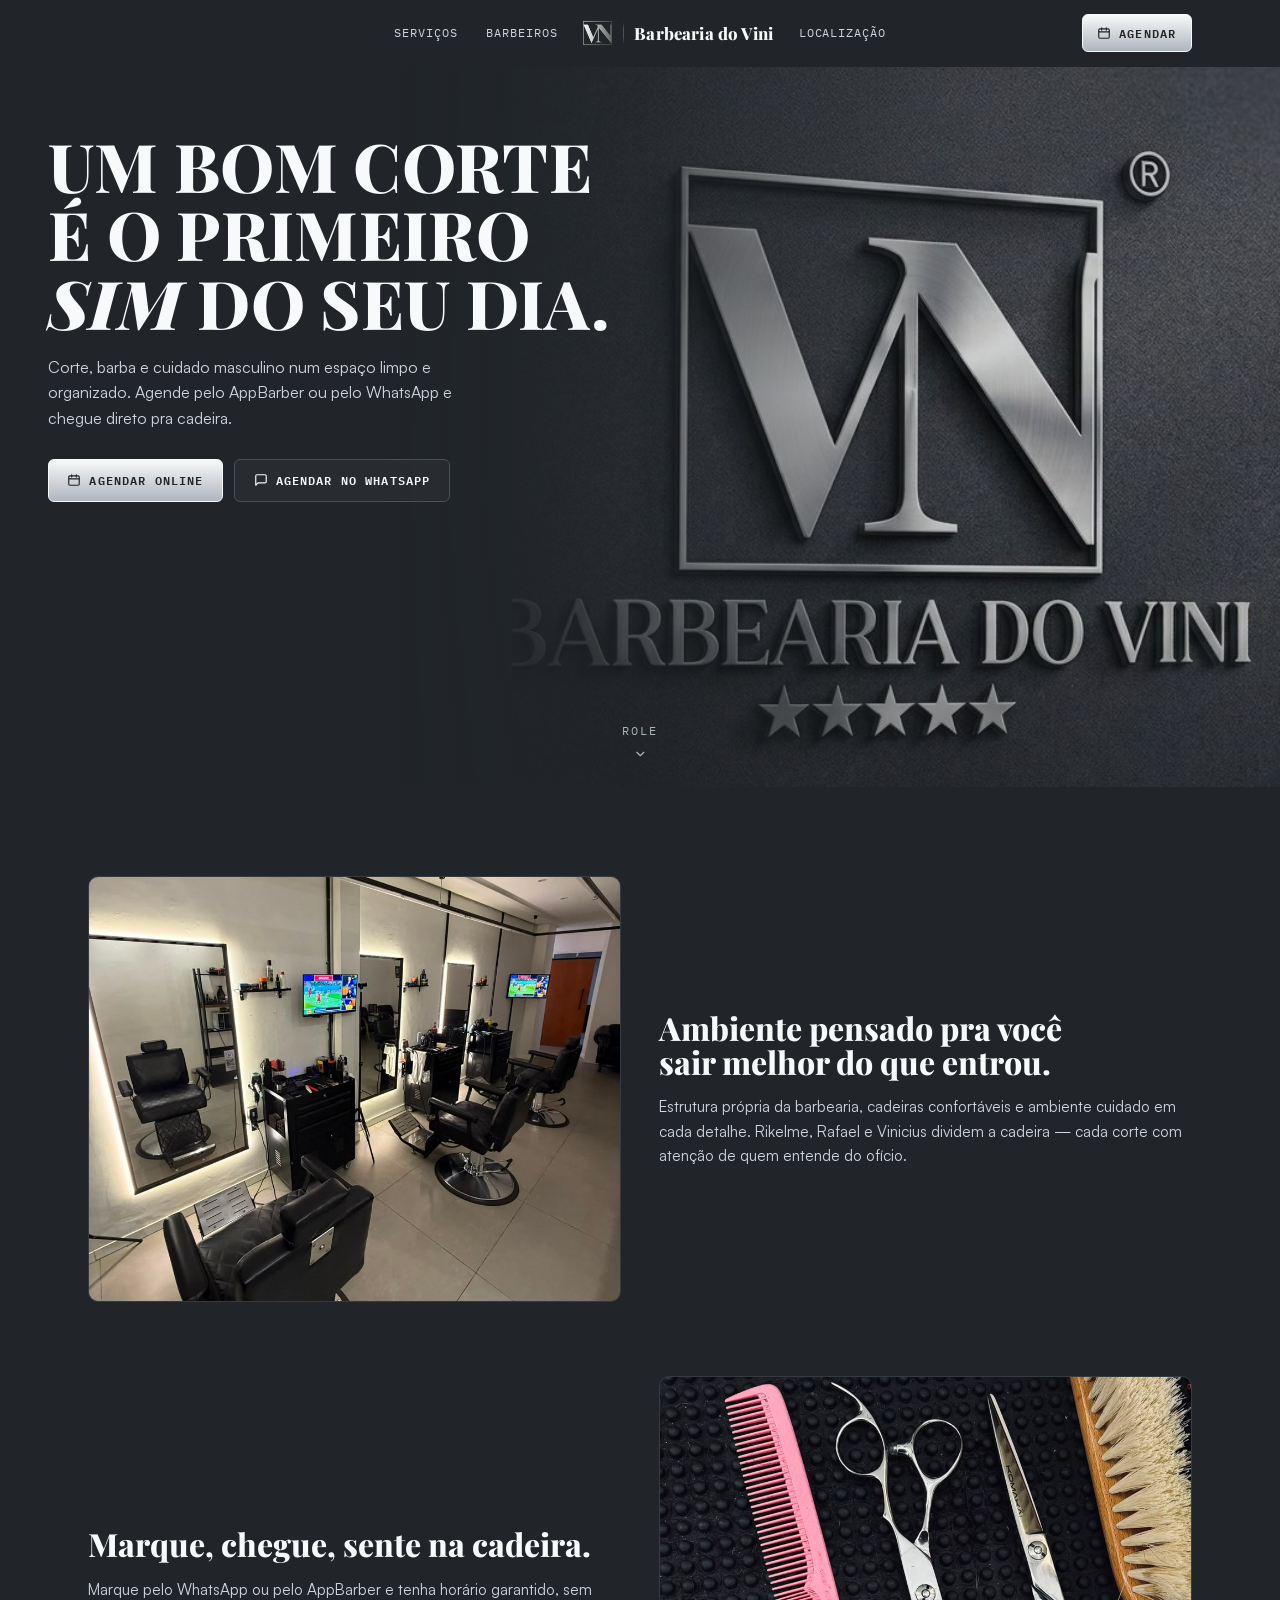
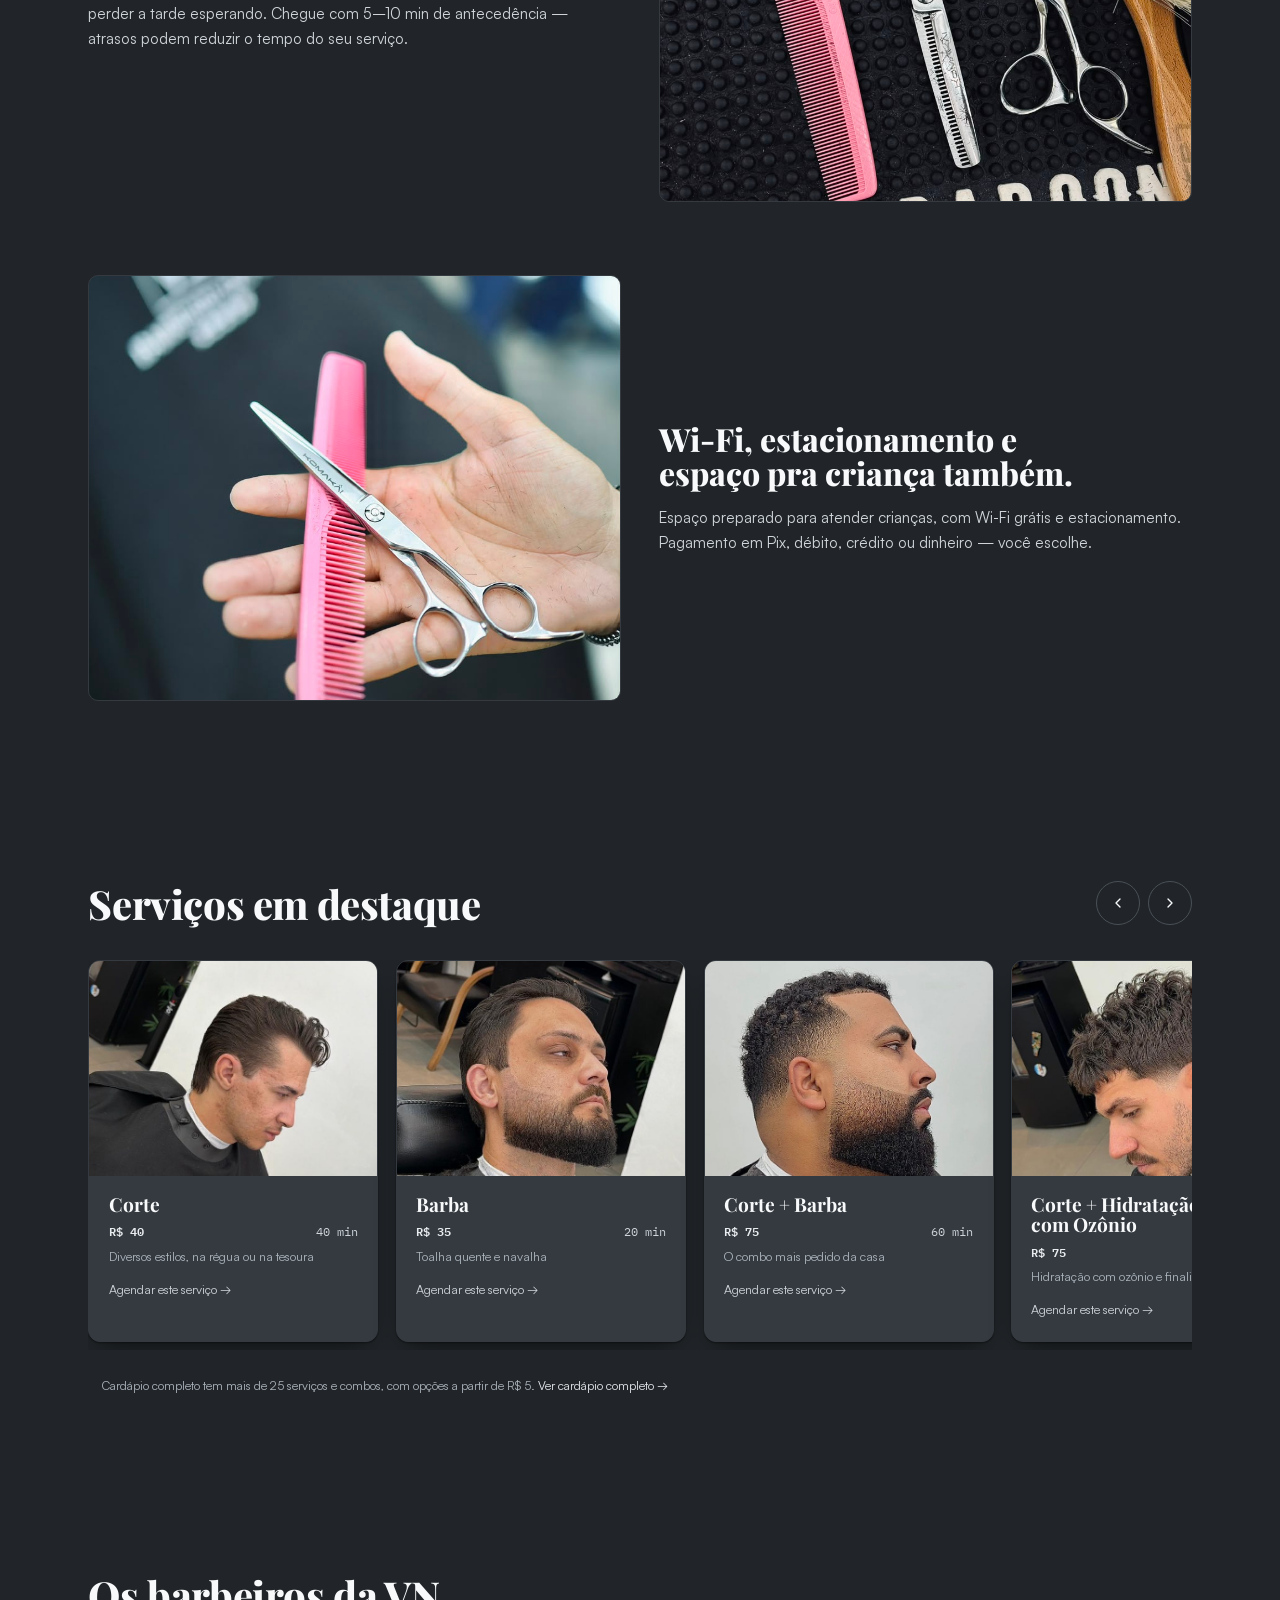
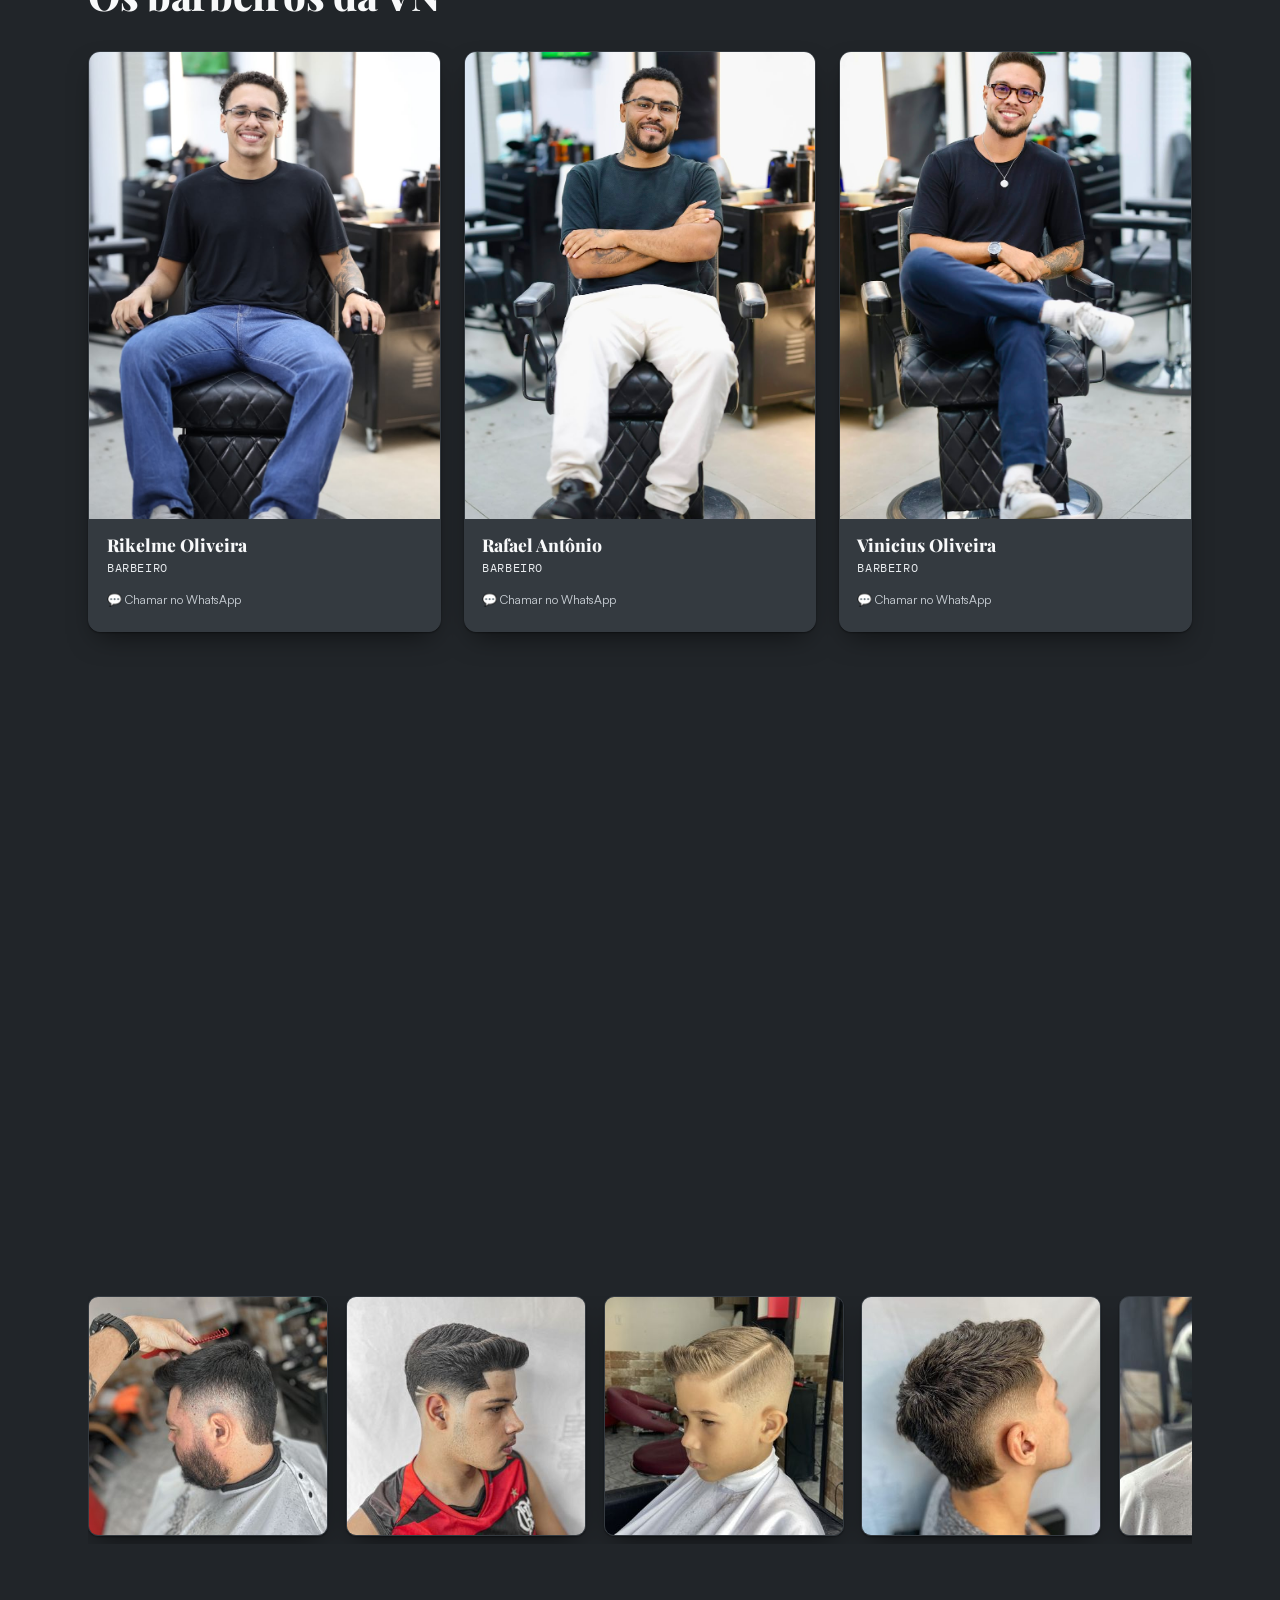
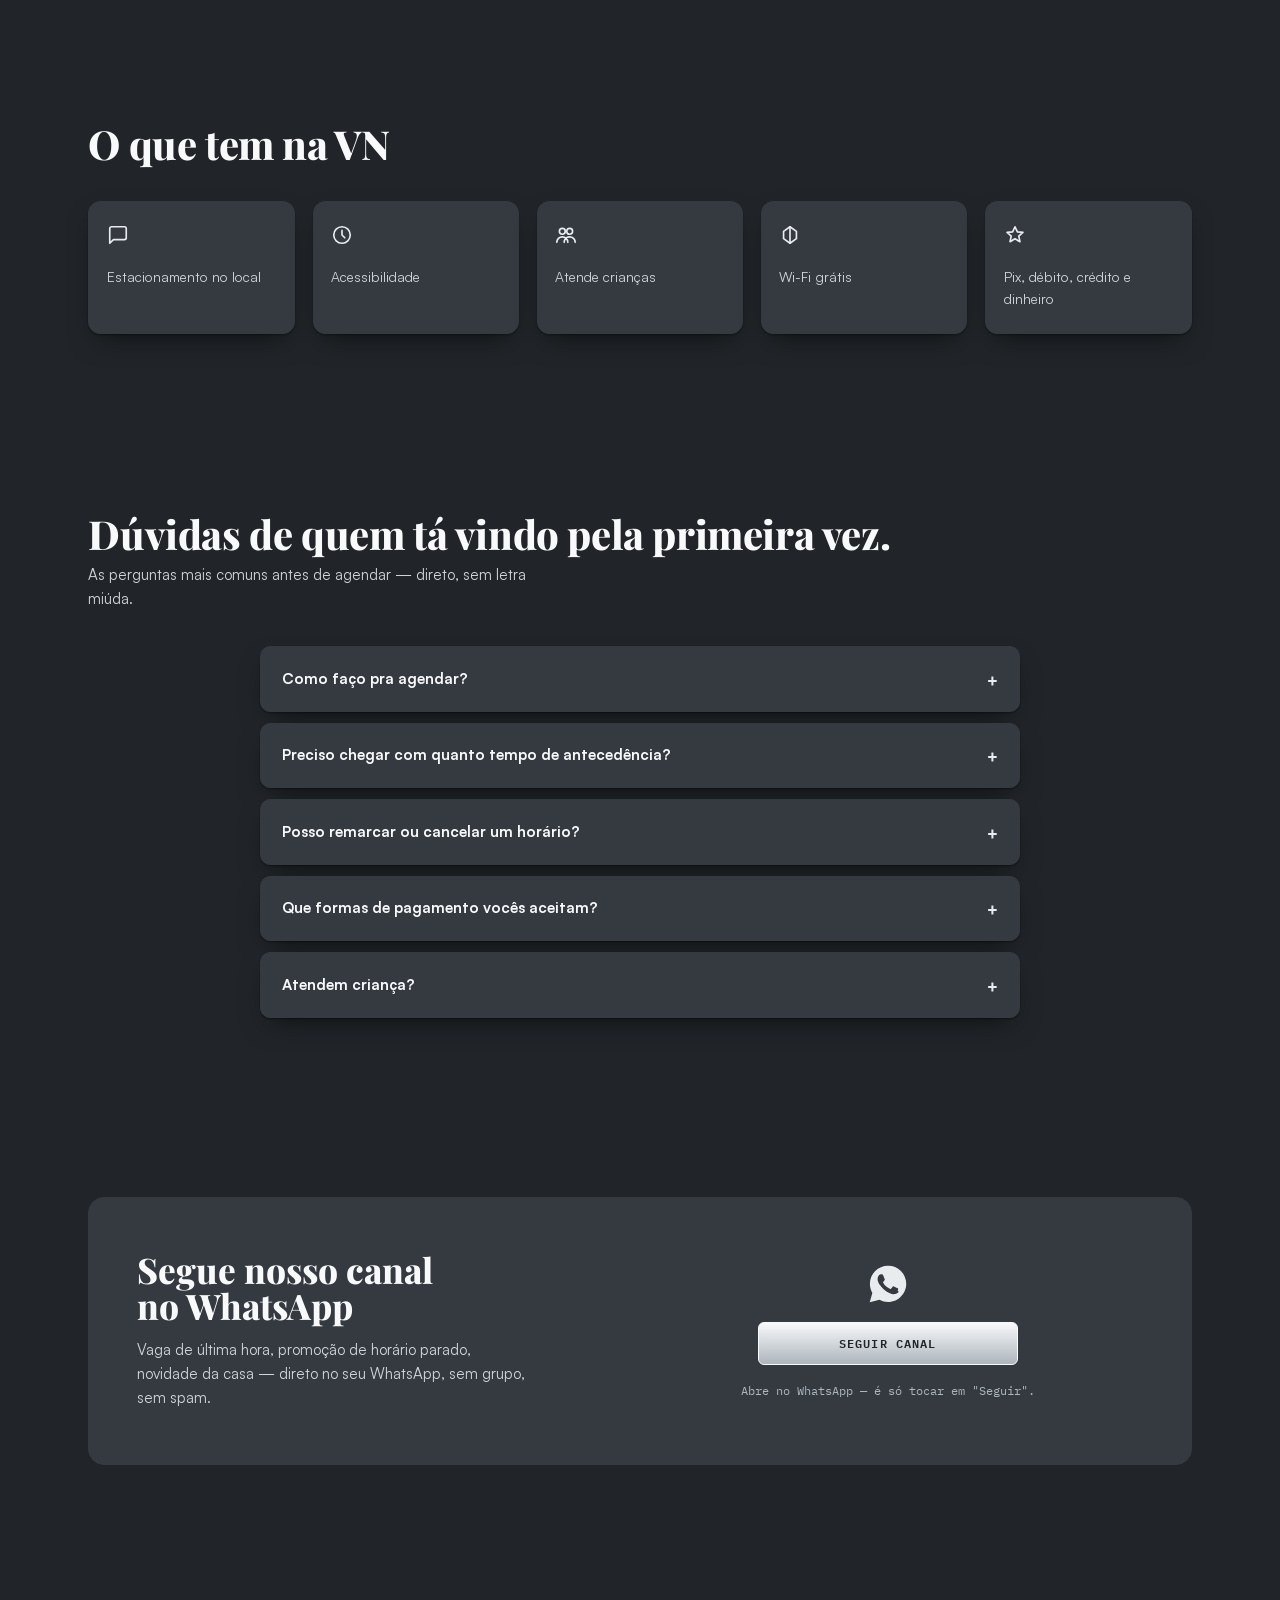
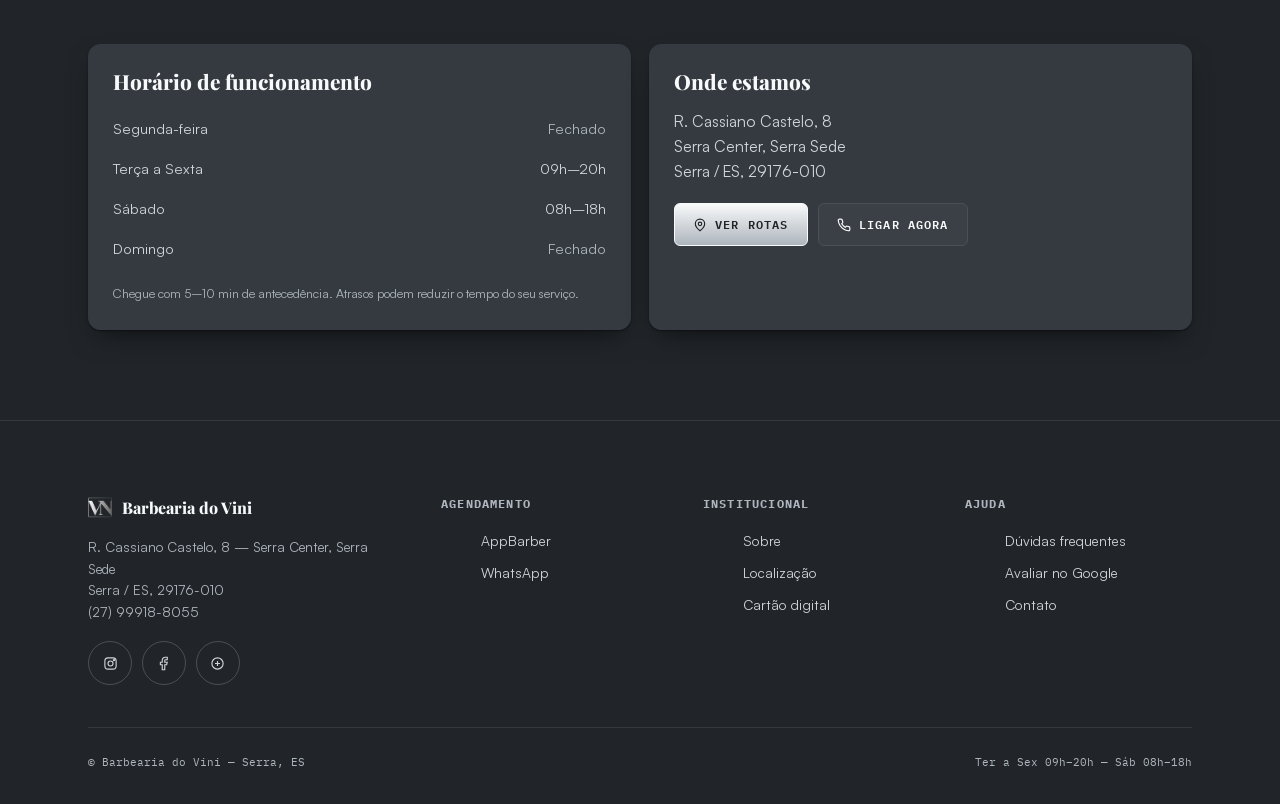
<file: index.html>
<!doctype html>
<html lang="pt-BR">
<head>
<meta charset="UTF-8">
<meta name="viewport" content="width=device-width, initial-scale=1">

<!-- LCP image + font connections come first, ahead of GA4 and everything else,
     so the browser starts fetching them before anything competes for bandwidth -->
<link rel="preload" as="image" href="assets/img/hero-wall.jpg" fetchpriority="high">
<link rel="preconnect" href="https://fonts.googleapis.com">
<link rel="preconnect" href="https://fonts.gstatic.com" crossorigin>
<link rel="stylesheet" href="https://fonts.googleapis.com/css2?family=Playfair+Display:ital,wght@0,700;0,800;0,900;1,700;1,800&family=IBM+Plex+Mono:wght@400;500;600&display=swap" media="print" onload="this.media='all'">
<noscript><link rel="stylesheet" href="https://fonts.googleapis.com/css2?family=Playfair+Display:ital,wght@0,700;0,800;0,900;1,700;1,800&family=IBM+Plex+Mono:wght@400;500;600&display=swap"></noscript>

<!-- Google Analytics 4 -->
<script async src="https://www.googletagmanager.com/gtag/js?id=G-TQ42PM9MW8"></script>
<script>
  window.dataLayer = window.dataLayer || [];
  function gtag(){dataLayer.push(arguments);}
  gtag("js", new Date());
  gtag("config", "G-TQ42PM9MW8");
</script>

<title>Barbearia do Vini — Corte e Barba em Serra Sede, ES</title>
<meta name="description" content="Barbearia do Vini, em Serra Sede (Serra/ES). Corte, barba e cuidado masculino com agendamento pelo WhatsApp ou AppBarber. Nota 5,0 no Google, 242 avaliações.">
<meta name="theme-color" content="#212529">
<link rel="canonical" href="https://barbeariadovini.com.br/">
<link rel="icon" type="image/svg+xml" href="data:image/svg+xml,%3Csvg%20xmlns%3D%22http%3A//www.w3.org/2000/svg%22%20viewBox%3D%220%200%2064%2064%22%3E%0A%20%20%3Crect%20width%3D%2264%22%20height%3D%2264%22%20fill%3D%22%230b0c0e%22/%3E%0A%20%20%3Crect%20x%3D%2212%22%20y%3D%2212%22%20width%3D%2240%22%20height%3D%2240%22%20fill%3D%22none%22%20stroke%3D%22%23aeb2b9%22%20stroke-width%3D%222%22/%3E%0A%20%20%3Ctext%20x%3D%2232%22%20y%3D%2239%22%20font-family%3D%22Georgia%2C%20%27Times%20New%20Roman%27%2C%20serif%22%20font-size%3D%2220%22%20fill%3D%22%23eceef0%22%20text-anchor%3D%22middle%22%20font-weight%3D%22700%22%3EVN%3C/text%3E%0A%3C/svg%3E%0A">
<link rel="apple-touch-icon" href="assets/img/logo-dark.png">

<meta property="og:type" content="business.business">
<meta property="og:title" content="Barbearia do Vini — Corte e Barba em Serra Sede, ES">
<meta property="og:description" content="Barbearia do Vini, em Serra Sede (Serra/ES). Corte, barba e cuidado masculino com agendamento pelo WhatsApp ou AppBarber. Nota 5,0 no Google, 242 avaliações.">
<meta property="og:url" content="https://barbeariadovini.com.br/">
<meta property="og:image" content="https://barbeariadovini.com.br/assets/img/logo-dark.png">
<meta property="og:locale" content="pt_BR">
<meta name="twitter:card" content="summary_large_image">

<script type="application/ld+json">
{
  "@context": "https://schema.org",
  "@type": "HairSalon",
  "name": "Barbearia do Vini",
  "image": "https://barbeariadovini.com.br/assets/img/logo-dark.png",
  "url": "https://barbeariadovini.com.br/",
  "telephone": "+5527999188055",
  "priceRange": "R$5–R$140",
  "address": {
    "@type": "PostalAddress",
    "streetAddress": "R. Cassiano Castelo, 8, Serra Center",
    "addressLocality": "Serra",
    "addressRegion": "ES",
    "postalCode": "29176-010",
    "addressCountry": "BR"
  },
  "openingHoursSpecification": [
    {"@type":"OpeningHoursSpecification","dayOfWeek":["Tuesday","Wednesday","Thursday","Friday"],"opens":"09:00","closes":"20:00"},
    {"@type":"OpeningHoursSpecification","dayOfWeek":"Saturday","opens":"08:00","closes":"18:00"}
  ],
  "sameAs": [
    "https://www.instagram.com/vn.barbearia/",
    "https://www.facebook.com/barbeariadovini07/"
  ]
}
</script>
</head>
<body>
<style>
@font-face{font-family:'Satoshi';font-weight:400;font-style:normal;font-display:swap;src:url('assets/fonts/satoshi-400.woff2') format('woff2')}
@font-face{font-family:'Satoshi';font-weight:500;font-style:normal;font-display:swap;src:url('assets/fonts/satoshi-500.woff2') format('woff2')}
@font-face{font-family:'Satoshi';font-weight:700;font-style:normal;font-display:swap;src:url('assets/fonts/satoshi-700.woff2') format('woff2')}
</style>
<style>
.wallbg{background-image:url('assets/img/hero-wall.jpg')}
</style>

<style>
/* ============ TOKENS — minimalist neutral palette: black, white, silver.
   Named after the client's supplied scale (Platinum → near-black). --gold /
   --gold-soft keep their old names so every existing var() reference below
   still resolves correctly; the values are silver now, not warm gold. */
:root{
  --bg:#212529;        /* near-black */
  --surface:#343a40;   /* Shadow Grey */
  --surface-2:#212529; /* sections no longer alternate fill — see .sec.alt */
  --raised:#343a40;    /* Shadow Grey */
  --ink:#f8f9fa;        /* Platinum */
  --ink-soft:#ced4da;   /* Pale Slate */
  --ink-faint:#adb5bd;  /* Slate Grey */
  --line:#343a40;       /* Shadow Grey */
  --line-strong:#495057;/* Gunmetal */
  --gold:#adb5bd;        /* Slate Grey — was warm gold, now silver */
  --gold-soft:#e9ecef;   /* Alabaster Grey — was warm gold-soft, now bright silver */
  --maxw:1180px;
  --shadow-card:0 1px 2px rgba(0,0,0,.4),0 12px 28px -10px rgba(0,0,0,.6);
}
*{box-sizing:border-box;margin:0}
html{-webkit-text-size-adjust:100%;scroll-behavior:smooth}
[id]{scroll-margin-top:76px}
@media (prefers-reduced-motion:reduce){html{scroll-behavior:auto}}
body{
  background:var(--bg);color:var(--ink);
  font-family:'Satoshi',-apple-system,Segoe UI,sans-serif;
  font-size:1rem;line-height:1.6;-webkit-font-smoothing:antialiased;
}
h1,h2,h3{line-height:1.05;text-wrap:balance;font-weight:800}
p{max-width:66ch}
img,canvas{max-width:100%;display:block}
a{color:inherit;text-decoration:none}
button{font:inherit;color:inherit;cursor:pointer;border:0;background:none}
:focus-visible{outline:2px solid var(--gold-soft);outline-offset:3px;border-radius:2px}
::selection{background:var(--gold-soft);color:var(--bg)}
::-webkit-scrollbar{width:10px;height:10px}
::-webkit-scrollbar-track{background:var(--bg)}
::-webkit-scrollbar-thumb{background:var(--line-strong);border-radius:99px}
::-webkit-scrollbar-thumb:hover{background:var(--ink-faint)}
.testi-card,.gal-card,.info-card,.svc-card,.team-card,.plan-card,.faq-item,.ba-card,.benefit{
  box-shadow:var(--shadow-card);
}
.wrap{max-width:var(--maxw);margin:0 auto;padding:0 clamp(1.1rem,4vw,2.4rem)}
.mono{font-family:'IBM Plex Mono',ui-monospace,monospace}

/* ============ REVEAL ============ */
.rv{
  opacity:0;transform:translateY(22px);filter:blur(6px);
  transition:opacity .7s cubic-bezier(.16,1,.3,1),transform .7s cubic-bezier(.16,1,.3,1),filter .7s ease;
}
.rv.in{opacity:1;transform:none;filter:blur(0)}
@media (prefers-reduced-motion:reduce){.rv{opacity:1;transform:none;filter:none;transition:none}}
/* cards get more life than plain headers/text blocks: they settle in from a
   slight scale and tilt instead of just drifting up */
.rv-pop{transform:translateY(24px) scale(.92) rotate(-1.5deg);transition-duration:.8s}
.rv-pop.in{transform:none}
@media (prefers-reduced-motion:reduce){.rv-pop{transform:none}}

/* ============ NAV ============ */
.nav{position:sticky;top:0;z-index:60;padding:.9rem 0;transition:background .25s,border-color .25s,backdrop-filter .25s}
.nav-in{max-width:var(--maxw);margin:0 auto;padding:0 clamp(1.1rem,4vw,2.4rem);display:flex;align-items:center;gap:1.6rem}
.nav.solid{background:rgba(33,37,41,.86);backdrop-filter:blur(10px);border-bottom:1px solid var(--line)}
.brand{display:flex;align-items:center;gap:.65rem;margin-right:0}
.brand .brand-mark{width:29px;height:29px;flex:none;object-fit:contain;transition:transform .35s cubic-bezier(.16,1,.3,1)}
.brand-div{width:1px;height:22px;flex:none;background:linear-gradient(180deg,transparent,var(--line-strong) 30%,var(--line-strong) 70%,transparent)}
.brand b{font-family:'Playfair Display',serif;font-weight:800;font-size:1.05rem;letter-spacing:.01em;transition:letter-spacing .35s ease;white-space:nowrap}
@media (max-width:819px){.brand b{font-size:.92rem}}
.brand:hover svg{transform:rotate(-10deg) scale(1.1)}
.brand:hover b{letter-spacing:.05em}
@media (prefers-reduced-motion:reduce){.brand .brand-mark,.brand b{transition:none}}

/* the VN mark flashes with light once as the page opens, and repeats the
   same flash whenever the mouse passes over it */
@keyframes vnFlash{
  0%{filter:brightness(1) drop-shadow(0 0 0 rgba(248,249,250,0))}
  40%{filter:brightness(1.9) drop-shadow(0 0 9px rgba(248,249,250,.85))}
  100%{filter:brightness(1) drop-shadow(0 0 0 rgba(248,249,250,0))}
}
.brand-mark{animation:vnFlash 1.3s ease-out .5s 1 both}
.brand:hover .brand-mark,.foot-brand:hover .brand-mark{animation:vnFlash .9s ease-out}
.foot-brand .brand-mark{transition:transform .35s cubic-bezier(.16,1,.3,1)}
.foot-brand:hover .brand-mark{transform:rotate(-10deg) scale(1.1)}
@media (prefers-reduced-motion:reduce){
  .brand-mark{animation:none;transition:none}
}
.nav-links{display:none;gap:1.8rem;font-family:'IBM Plex Mono',monospace;font-size:.74rem;letter-spacing:.08em;text-transform:uppercase;color:var(--ink-soft)}
@media (min-width:820px){.nav-links{display:flex}}
.nav-center{display:flex;align-items:center;gap:1.2rem;margin-right:auto}
@media (min-width:820px){
  .nav-in{display:grid;grid-template-columns:1fr auto 1fr;align-items:center}
  .nav-center{grid-column:2;justify-self:center;margin-right:0;gap:1.6rem}
  a.btn.btn-gold.btn-sm{grid-column:3;justify-self:end}
}
.nav-burger{
  display:none;width:44px;height:44px;flex:none;border:1px solid var(--line-strong);border-radius:8px;
  align-items:center;justify-content:center;
}
.nav-burger svg{width:17px;height:17px}
@media (max-width:819px){.nav-burger{display:inline-flex}}
.nav-drawer{
  display:none;flex-direction:column;
  max-width:var(--maxw);margin:0 auto;padding:0 clamp(1.1rem,4vw,2.4rem) .6rem;
}
.nav-drawer.open{display:flex}
.nav-drawer a{
  padding:1rem .1rem;border-top:1px solid var(--line);min-height:44px;display:flex;align-items:center;
  font-family:'IBM Plex Mono',monospace;font-size:.78rem;letter-spacing:.06em;text-transform:uppercase;color:var(--ink-soft);
}
.nav-drawer a:hover{color:var(--gold-soft)}
.sr-only{position:absolute;width:1px;height:1px;padding:0;margin:-1px;overflow:hidden;clip:rect(0,0,0,0);white-space:nowrap;border:0}
.nav-links a{transition:color .15s}
.nav-links a:hover{color:var(--ink)}
.btn{
  display:inline-flex;align-items:center;gap:.5rem;padding:.7rem 1.15rem;border-radius:6px;
  font-family:'IBM Plex Mono',monospace;font-weight:600;font-size:.72rem;letter-spacing:.1em;text-transform:uppercase;
  white-space:nowrap;transition:transform .12s,filter .12s;
  position:relative;overflow:hidden;
}
.btn::after{
  content:"";position:absolute;inset:0;pointer-events:none;
  background:linear-gradient(115deg,transparent 30%,rgba(255,255,255,.35) 50%,transparent 70%);
  transform:translateX(-120%);transition:transform .6s ease;
}
.btn:hover{transform:translateY(-1px);filter:brightness(1.08)}
.btn:hover::after{transform:translateX(120%)}
.btn:active{transform:translateY(0) scale(.97);filter:brightness(1.02)}
@media (prefers-reduced-motion:reduce){.btn::after{display:none}}
.btn svg{width:14px;height:14px;flex:none}
.btn-gold{background:linear-gradient(180deg,#f8f9fa,#adb5bd);color:#212529;border:1px solid #f8f9fa}
.btn-outline{background:rgba(255,255,255,.03);color:var(--ink);border:1px solid var(--line-strong)}
.btn-outline:hover{border-color:var(--gold-soft)}
.btn-sm{padding:.55rem .9rem;font-size:.72rem;flex-shrink:0}
/* the nav's own Agendar button is redundant with the hero's full-size CTAs
   right below it — on mobile it only ate space the wordmark needs back */
@media (max-width:819px){.nav a.btn-sm{display:none}}

/* ============ HERO ============ */
.hero{
  /* align-items:flex-start (was center) + a smaller top pad: the kicker now
     starts near the same height as the top of the logo panel, instead of the
     whole text block being vertically centered lower than the artwork. */
  position:relative;overflow:hidden;min-height:min(92vh,720px);display:flex;align-items:flex-start;
  background-color:#212529;
  padding:clamp(2.4rem,5.5vw,4rem) clamp(1.1rem,5vw,3rem) clamp(2.4rem,5vw,3.4rem);
}
/* the photo lives in its own fixed panel anchored to the right edge — not as a
   full-bleed cover background. On a wide hero, background-position on a
   full-width cover image has almost no horizontal room to move (the image is
   already stretched edge-to-edge), so shifting its X was doing nothing. A
   dedicated right-hand panel is what actually keeps the logo on the opposite
   side from the headline, at any viewport width. */
.hero-photo{
  /* plain cover left zero vertical slack here (the box is taller, relative to
     its width, than the source photo, so it was always height-bound — the Y
     in background-position had nothing to move within). Sizing the image a
     bit past cover's minimum creates real crop room, so Y now actually pans
     the logo up/down instead of silently doing nothing. */
  position:absolute;top:0;right:0;bottom:0;z-index:0;width:60%;
  background-size:auto 128%;background-position:52% 0%;background-repeat:no-repeat;
}
.hero::before{
  content:"";position:absolute;inset:0;z-index:1;pointer-events:none;
  background:
    linear-gradient(90deg,
      rgba(33,37,41,1) 0%,
      rgba(33,37,41,1) 30%,
      rgba(33,37,41,.88) 42%,
      rgba(33,37,41,.5) 56%,
      rgba(33,37,41,.14) 76%,
      rgba(33,37,41,.06) 100%),
    linear-gradient(0deg,rgba(33,37,41,.35) 0%,rgba(33,37,41,.05) 40%,rgba(33,37,41,.2) 100%);
}
@media (max-width:760px){
  /* below this width the text column spans the full viewport and sits over
     the photo instead of beside it — the photo needs to stay visible (it
     was down to .3 opacity under an .8 flat wash before, which buried it
     almost completely) while the headline at the top still reads clearly */
  .hero-photo{width:100%;opacity:.55}
  /* 92vh/720px was sized for when the hero also held the kicker badge and
     the review pill — both are gone now, so the same height left a tall
     empty gap under the CTAs before the next section started */
  .hero{min-height:min(70vh,600px)}
  .hero::before{
    background:linear-gradient(180deg,
      rgba(33,37,41,.94) 0%,
      rgba(33,37,41,.78) 34%,
      rgba(33,37,41,.4) 66%,
      rgba(33,37,41,.6) 100%);
  }
}
.hero-in{position:relative;z-index:2;max-width:640px;width:100%;margin:0 auto 0 0}
.hero h1{
  font-family:'Playfair Display',Georgia,serif;font-weight:800;text-transform:uppercase;color:#f8f9fa;
  font-size:clamp(2.1rem,6.4vw,4.2rem);line-height:1.02;letter-spacing:.005em;
}
.hero h1 em{font-style:italic;font-weight:900}
.hero .sub{font-size:1rem;line-height:1.6;color:#ced4da;margin-top:1.15rem;max-width:40ch}
.hero .ctas{display:flex;gap:.7rem;flex-wrap:wrap;margin-top:1.7rem}
.scrolldown{
  position:absolute;left:50%;bottom:1.6rem;transform:translateX(-50%);z-index:2;
  display:flex;flex-direction:column;align-items:center;gap:.4rem;color:#adb5bd;
  font-family:'IBM Plex Mono',monospace;font-size:.72rem;letter-spacing:.16em;text-transform:uppercase;
}
.scrolldown svg{width:14px;height:14px;animation:bob 1.8s ease-in-out infinite}
@keyframes bob{0%,100%{transform:translateY(0)}50%{transform:translateY(5px)}}
@media (prefers-reduced-motion:reduce){.scrolldown svg{animation:none}}

/* ============ SECTIONS ============ */
.sec{padding:clamp(3.4rem,8vw,5.6rem) 0}
.sec.alt{background:var(--surface-2)}
.sec-head{display:flex;justify-content:space-between;align-items:flex-end;gap:1.5rem;margin-bottom:2.2rem;flex-wrap:wrap}
.sec-head h2{font-family:'Playfair Display',serif;font-size:clamp(1.6rem,4vw,2.5rem);letter-spacing:-.01em}
.sec-head .sub{color:var(--ink-soft);font-size:.94rem;max-width:44ch;margin-top:.5rem}
.sec-nav{display:flex;gap:.5rem}
.sec-nav button{
  width:44px;height:44px;border-radius:999px;border:1px solid var(--line-strong);
  display:grid;place-items:center;transition:border-color .15s,background .15s;
}
.sec-nav button:hover{border-color:var(--gold-soft);background:rgba(233,236,239,.08)}
.sec-nav svg{width:16px;height:16px}

/* ============ PHOTO PLACEHOLDER ============ */
.ph{
  position:relative;border-radius:10px;overflow:hidden;background:
    linear-gradient(150deg,#343a40 0%,#212529 100%);
  border:1px solid var(--line);
}
.ph::before{
  content:"";position:absolute;inset:0;opacity:.5;
  background-image:repeating-linear-gradient(135deg,rgba(255,255,255,.025) 0 2px,transparent 2px 14px);
}
.ph .icn{position:absolute;inset:0;display:grid;place-items:center;color:#495057;opacity:.55}
.ph .icn svg{width:15%;height:15%;min-width:26px;min-height:26px}
.ph .tag{
  position:absolute;left:.6rem;bottom:.6rem;font-family:'IBM Plex Mono',monospace;font-size:.72rem;
  letter-spacing:.08em;text-transform:uppercase;color:#ced4da;background:rgba(33,37,41,.6);
  padding:.3rem .55rem;border-radius:4px;
}
.ph img{position:absolute;inset:0;width:100%;height:100%;object-fit:cover}

/* real content added on top of the mockup: service description line, real
   testimonial grid, real photo gallery, hours + location cards */
.svc-desc{font-size:.78rem;color:var(--ink-faint);margin-top:-.2rem}
.team-photo-img{object-position:center 18%}

.testi-grid{display:grid;gap:1.1rem;grid-template-columns:repeat(auto-fit,minmax(260px,1fr));max-width:960px;margin:0 auto}
.testi-card{background:var(--raised);border:1px solid var(--line);border-radius:12px;padding:1.4rem 1.3rem;display:flex;flex-direction:column;gap:.8rem}
.testi-card .stars{color:var(--gold-soft);font-size:.9rem;letter-spacing:.15em}
.testi-card blockquote{font-size:.9rem;color:var(--ink-soft);line-height:1.55}
.testi-card .cite{font-family:'IBM Plex Mono',monospace;font-size:.78rem;color:var(--ink);font-weight:600}
.testi-card .cite span{color:var(--ink-faint);font-weight:400;display:block;margin-top:.15em}

.gal-card{width:min(70vw,240px);border-radius:10px;overflow:hidden;border:1px solid var(--line);background:var(--raised)}
.gal-img{width:100%;aspect-ratio:1/1;object-fit:cover;display:block}

.info-grid{display:grid;gap:1.1rem;grid-template-columns:1fr}
@media (min-width:700px){.info-grid{grid-template-columns:1fr 1fr}}
.info-card{background:var(--raised);border:1px solid var(--line);border-radius:12px;padding:1.6rem 1.5rem}
.info-card h3{font-family:'Playfair Display',serif;font-size:1.3rem;margin-bottom:1rem}
.hours-row{display:flex;justify-content:space-between;font-size:.9rem;padding:.5rem 0;border-top:1px solid var(--line);color:var(--ink-soft)}
.hours-row:first-of-type{border-top:0}
.hours-row.closed span:last-child{color:var(--ink-faint)}
.info-note{margin-top:1rem;font-size:.78rem;color:var(--ink-faint)}
.info-card .addr{font-size:.98rem;color:var(--ink-soft);line-height:1.6}
.info-actions{display:flex;gap:.6rem;flex-wrap:wrap;margin-top:1.2rem}

/* ============ CAROUSEL ============ */
.carousel{display:flex;gap:1.1rem;overflow-x:auto;scroll-snap-type:x mandatory;padding-bottom:.5rem;scrollbar-width:none}
.carousel::-webkit-scrollbar{display:none}
.carousel > *{scroll-snap-align:start;flex:0 0 auto}

/* service tiles */
.svc-card{width:min(78vw,290px);background:var(--raised);border:1px solid var(--line);border-radius:12px;overflow:hidden;display:flex;flex-direction:column}
.svc-card .ph{aspect-ratio:4/3;border-radius:0;border:0;border-bottom:1px solid var(--line)}
.svc-card .body{padding:1.1rem 1.2rem 1.3rem;display:flex;flex-direction:column;gap:.5rem}
.svc-card h3{font-family:'Playfair Display',serif;font-size:1.2rem;font-weight:700}
.svc-card .meta{font-family:'IBM Plex Mono',monospace;font-size:.78rem;color:var(--ink-soft);display:flex;justify-content:space-between}
.svc-card .price{color:var(--gold-soft);font-weight:600}
.svc-card .more{margin-top:.3rem;font-size:.78rem;color:var(--ink-soft);display:inline-flex;align-items:center;gap:.35rem}

/* team */
.team-grid{display:grid;gap:1.4rem;grid-template-columns:repeat(auto-fit,minmax(220px,1fr))}
.team-card{background:var(--raised);border:1px solid var(--line);border-radius:12px;overflow:hidden}
.team-card .ph{aspect-ratio:3/4;border-radius:0;border:0;border-bottom:1px solid var(--line)}
.team-card .body{padding:1rem 1.1rem 1.2rem}
.team-card h3{font-family:'Playfair Display',serif;font-size:1.1rem}
.team-card .role{font-family:'IBM Plex Mono',monospace;font-size:.74rem;letter-spacing:.05em;text-transform:uppercase;color:var(--gold-soft);margin-top:.25rem}
.team-card .desc{font-size:.84rem;color:var(--ink-soft);margin-top:.55rem}
.team-card .wa{margin-top:.8rem;font-size:.76rem;display:inline-flex;align-items:center;gap:.4rem;color:var(--ink-soft)}

/* testimonial */
.testimonial{max-width:640px;margin:0 auto;text-align:center}
.testimonial .stars{color:var(--gold-soft);font-size:1.1rem;letter-spacing:.2em}
.testimonial blockquote{
  font-family:'Playfair Display',serif;font-style:italic;font-weight:600;
  font-size:clamp(1.3rem,3.4vw,2rem);line-height:1.32;margin:1.1rem 0 0;color:var(--ink);
}
.testimonial .cite{margin-top:1.1rem;font-family:'IBM Plex Mono',monospace;font-size:.74rem;letter-spacing:.03em;color:var(--ink-faint)}

.plans-note{margin-top:1.6rem;font-size:.76rem;color:var(--ink-faint);text-align:center}

/* faq */
.faq-list{max-width:760px;margin:0 auto;display:flex;flex-direction:column;gap:.7rem}
.faq-item{border:1px solid var(--line);border-radius:10px;background:var(--raised);overflow:hidden}
.faq-item summary{
  cursor:pointer;list-style:none;padding:1.1rem 1.3rem;display:flex;justify-content:space-between;
  align-items:center;gap:1rem;font-weight:600;font-size:.94rem;
}
.faq-item summary::-webkit-details-marker{display:none}
.faq-item summary::after{
  content:"+";font-family:'IBM Plex Mono',monospace;color:var(--gold-soft);font-size:1.1rem;flex:none;
  transition:transform .2s;
}
.faq-item[open] summary::after{transform:rotate(45deg)}
.faq-item p{padding:0 1.3rem 1.2rem;color:var(--ink-soft);font-size:.88rem;max-width:none}

/* before/after */
.ba-card{width:min(84vw,360px);border-radius:12px;overflow:hidden;border:1px solid var(--line);background:var(--raised)}
.ba-split{display:flex;aspect-ratio:16/10}
.ba-split .ph{border-radius:0;border:0;flex:1}
.ba-split .ph:first-child{border-right:1px solid var(--line-strong)}
.ba-lbls{display:flex;font-family:'IBM Plex Mono',monospace;font-size:.72rem;letter-spacing:.1em;text-transform:uppercase;color:var(--ink-faint)}
.ba-lbls span{flex:1;padding:.55rem .8rem}
.ba-lbls span:first-child{border-right:1px solid var(--line)}
.ba-name{padding:0 .8rem .8rem;font-size:.82rem;color:var(--ink-soft)}

/* benefits */
.benefits{display:grid;gap:1.1rem;grid-template-columns:repeat(2,1fr)}
@media (max-width:480px){.benefits{grid-template-columns:1fr}}
@media (min-width:900px){.benefits{grid-template-columns:repeat(5,1fr)}}
.benefit{padding:1.4rem 1.1rem;border:1px solid var(--line);border-radius:12px;background:var(--raised);text-align:left}
.benefit svg{width:22px;height:22px;color:var(--gold-soft)}
.benefit p{margin-top:.8rem;font-size:.86rem;color:var(--ink-soft);max-width:20ch}

/* content blocks */
.content-block{display:grid;gap:2.4rem;align-items:center;grid-template-columns:1fr}
@media (min-width:860px){.content-block{grid-template-columns:1fr 1fr}}
.content-block .ph{aspect-ratio:5/4}
.content-block.rev{direction:rtl}
.content-block.rev > *{direction:ltr}
.content-block h3{font-family:'Playfair Display',serif;font-size:clamp(1.4rem,3.2vw,2rem)}
.content-block p{color:var(--ink-soft);margin-top:1rem;font-size:.96rem}
.content-block + .content-block{margin-top:clamp(3rem,7vw,4.6rem)}

/* signup */
.signup{background:var(--raised);border:1px solid var(--line);border-radius:16px;padding:clamp(1.8rem,5vw,3rem);display:grid;gap:2rem;grid-template-columns:1fr}
@media (min-width:800px){.signup{grid-template-columns:1fr 1.1fr;align-items:center}}
.signup h2{font-family:'Playfair Display',serif;font-size:clamp(1.5rem,3.6vw,2.2rem);max-width:16ch}
.signup .sub{color:var(--ink-soft);margin-top:.8rem;font-size:.94rem;max-width:36ch}
.channel-card{display:flex;flex-direction:column;align-items:center;gap:1rem;text-align:center;padding:1rem 0}
.channel-icon{width:44px;height:44px;color:var(--gold-soft)}
.channel-card .btn{width:100%;max-width:260px}
.signup .note{font-size:.76rem;color:var(--ink-faint);font-family:'IBM Plex Mono',monospace}

/* footer */
.foot{border-top:1px solid var(--line);padding:clamp(3rem,7vw,4.6rem) 0 2rem}
.foot-grid{display:grid;gap:2.2rem;grid-template-columns:1.4fr repeat(3,1fr)}
@media (max-width:820px){.foot-grid{grid-template-columns:repeat(2,1fr)}}
@media (max-width:480px){.foot-grid{grid-template-columns:1fr}}
.foot-brand{display:flex;align-items:center;gap:.6rem}
.foot-brand .brand-mark{width:24px;height:24px;object-fit:contain}
.foot-brand b{font-family:'Playfair Display',serif;font-weight:800}
.foot-desc{color:var(--ink-faint);font-size:.84rem;margin-top:1rem;max-width:30ch}
.foot-social{display:flex;gap:.6rem;margin-top:1.2rem}
.foot-social a{width:44px;height:44px;border:1px solid var(--line-strong);border-radius:999px;display:grid;place-items:center;transition:border-color .15s}
.foot-social a:hover{border-color:var(--gold-soft)}
.foot-social svg{width:15px;height:15px;color:var(--ink-soft)}
.foot h4{font-family:'IBM Plex Mono',monospace;font-size:.74rem;letter-spacing:.1em;text-transform:uppercase;color:var(--ink-faint);margin-bottom:1rem}
.foot ul{list-style:none;display:flex;flex-direction:column;gap:.65rem;font-size:.86rem;color:var(--ink-soft)}
.foot ul a:hover{color:var(--gold-soft)}
.foot-bottom{margin-top:2.6rem;padding-top:1.6rem;border-top:1px solid var(--line);display:flex;justify-content:space-between;flex-wrap:wrap;gap:.8rem;font-family:'IBM Plex Mono',monospace;font-size:.7rem;color:var(--ink-faint)}

/* misc */
.overflow-x{overflow-x:auto}
</style>

<nav class="nav" id="nav">
  <div class="nav-in">
    <div class="nav-center">
      <div class="nav-links nav-links-left">
        <a href="#servicos">Serviços</a>
        <a href="#barbeiros">Barbeiros</a>
      </div>
      <a class="brand" href="#top">
        <img class="brand-mark" src="assets/img/logo-mark.png" alt="">
        <span class="brand-div" aria-hidden="true"></span>
        <b>Barbearia do Vini</b>
      </a>
      <div class="nav-links nav-links-right">
        <a href="#local">Localização</a>
      </div>
    </div>
    <a class="btn btn-gold btn-sm" href="https://sites.appbarber.com.br/barbeariadovini-0cm4" target="_blank" rel="noopener">
      <svg viewBox="0 0 24 24" fill="none" stroke="currentColor" stroke-width="2" stroke-linecap="round"><rect x="3" y="5" width="18" height="16" rx="2"/><path d="M3 10h18M8 3v4M16 3v4"/></svg>
      Agendar
    </a>
    <button class="nav-burger" id="navBurger" type="button" aria-expanded="false" aria-controls="navDrawer" aria-label="Abrir menu">
      <svg viewBox="0 0 24 24" fill="none" stroke="currentColor" stroke-width="2" stroke-linecap="round"><path d="M4 7h16M4 12h16M4 17h16"/></svg>
    </button>
  </div>
  <div class="nav-drawer" id="navDrawer">
    <a href="#servicos">Serviços</a>
    <a href="#barbeiros">Barbeiros</a>
    <a href="#local">Localização</a>
  </div>
</nav>

<header class="hero" id="top">
  <div class="hero-photo wallbg"></div>
  <div class="hero-in">
    <h1>Um bom corte é o primeiro <em>sim</em> do seu dia.</h1>
    <p class="sub">Corte, barba e cuidado masculino num espaço limpo e organizado. Agende pelo AppBarber ou pelo WhatsApp e chegue direto pra cadeira.</p>
    <div class="ctas">
      <a class="btn btn-gold" href="https://sites.appbarber.com.br/barbeariadovini-0cm4" target="_blank" rel="noopener">
        <svg viewBox="0 0 24 24" fill="none" stroke="currentColor" stroke-width="2" stroke-linecap="round"><rect x="3" y="5" width="18" height="16" rx="2"/><path d="M3 10h18M8 3v4M16 3v4"/></svg>
        Agendar online
      </a>
      <a class="btn btn-outline" href="https://wa.me/5527999188055?text=Ol%C3%A1%2C%20vim%20pelo%20site%20e%20quero%20agendar%20um%20hor%C3%A1rio" target="_blank" rel="noopener">
        <svg viewBox="0 0 24 24" fill="none" stroke="currentColor" stroke-width="2" stroke-linecap="round" stroke-linejoin="round"><path d="M21 15a2 2 0 0 1-2 2H7l-4 4V5a2 2 0 0 1 2-2h14a2 2 0 0 1 2 2z"/></svg>
        Agendar no WhatsApp
      </a>
    </div>
  </div>
  <div class="scrolldown">
    <span>role</span><svg viewBox="0 0 24 24" fill="none" stroke="currentColor" stroke-width="2" stroke-linecap="round" stroke-linejoin="round"><path d="M6 9l6 6 6-6"/></svg>
  </div>
</header>

<main>

<!-- ============ SOBRE NÓS (primeira seção, pedido do cliente) ============ -->
  <section class="sec">
    <div class="wrap">
      <div class="content-block rv" id="sobre">
        <div class="ph"><img class="cb-img" style="object-position:center 62%" src="assets/img/sobre-ambiente.jpg" alt="Salão da Barbearia do Vini, com cadeiras, espelhos com luz de LED e TVs" loading="lazy"></div>
        <div>
          <h3>Ambiente pensado pra você sair melhor do que entrou.</h3>
          <p>Estrutura própria da barbearia, cadeiras confortáveis e ambiente cuidado em cada detalhe. Rikelme, Rafael e Vinicius dividem a cadeira — cada corte com atenção de quem entende do ofício.</p>
        </div>
      </div>
      <div class="content-block rev rv">
        <div class="ph"><img class="cb-img" style="object-position:center 42%" src="assets/img/sobre-ferramentas.jpg" alt="Navalha, pente, tesouras e escova organizados na estação" loading="lazy"></div>
        <div>
          <h3>Marque, chegue, sente na cadeira.</h3>
          <p>Marque pelo WhatsApp ou pelo AppBarber e tenha horário garantido, sem perder a tarde esperando. Chegue com 5–10 min de antecedência — atrasos podem reduzir o tempo do seu serviço.</p>
        </div>
      </div>
      <div class="content-block rv">
        <div class="ph"><img class="cb-img" style="object-position:center 66%" src="assets/img/sobre-detalhe.jpg" alt="Barbeiro segurando tesoura e pente antes do corte" loading="lazy"></div>
        <div>
          <h3>Wi-Fi, estacionamento e espaço pra criança também.</h3>
          <p>Espaço preparado para atender crianças, com Wi-Fi grátis e estacionamento. Pagamento em Pix, débito, crédito ou dinheiro — você escolhe.</p>
        </div>
      </div>
    </div>
  </section>

<!-- ============ SERVIÇOS ============ -->
  <section class="sec alt" id="servicos">
    <div class="wrap">
      <div class="sec-head rv">
        <div>
          <h2>Serviços em destaque</h2>
        </div>
        <div class="sec-nav">
          <button aria-label="Anterior" data-scroll="-1" data-target="svc"><svg viewBox="0 0 24 24" fill="none" stroke="currentColor" stroke-width="2" stroke-linecap="round" stroke-linejoin="round"><path d="M15 18l-6-6 6-6"/></svg></button>
          <button aria-label="Próximo" data-scroll="1" data-target="svc"><svg viewBox="0 0 24 24" fill="none" stroke="currentColor" stroke-width="2" stroke-linecap="round" stroke-linejoin="round"><path d="M9 18l6-6-6-6"/></svg></button>
        </div>
      </div>
      <div class="carousel rv" id="svc">
        <div class="svc-card">
          <div class="ph"><img style="object-position:center 38%" src="assets/img/svc-corte.jpg" alt="Corte finalizado com cabelo penteado para trás" loading="lazy"></div>
          <div class="body">
            <h3>Corte</h3>
            <p class="meta"><span class="price">R$ 40</span><span>40 min</span></p>
            <p class="svc-desc">Diversos estilos, na régua ou na tesoura</p>
            <a class="more" href="https://sites.appbarber.com.br/barbeariadovini-0cm4" target="_blank" rel="noopener">Agendar este serviço →</a>
          </div>
        </div>
        <div class="svc-card">
          <div class="ph"><img style="object-position:center 38%" src="assets/img/svc-barba.jpg" alt="Barba cheia alinhada com acabamento na navalha" loading="lazy"></div>
          <div class="body">
            <h3>Barba</h3>
            <p class="meta"><span class="price">R$ 35</span><span>20 min</span></p>
            <p class="svc-desc">Toalha quente e navalha</p>
            <a class="more" href="https://sites.appbarber.com.br/barbeariadovini-0cm4" target="_blank" rel="noopener">Agendar este serviço →</a>
          </div>
        </div>
        <div class="svc-card">
          <div class="ph"><img style="object-position:center 53%" src="assets/img/svc-corte-barba.jpg" alt="Degradê com barba cheia alinhada" loading="lazy"></div>
          <div class="body">
            <h3>Corte + Barba</h3>
            <p class="meta"><span class="price">R$ 75</span><span>60 min</span></p>
            <p class="svc-desc">O combo mais pedido da casa</p>
            <a class="more" href="https://sites.appbarber.com.br/barbeariadovini-0cm4" target="_blank" rel="noopener">Agendar este serviço →</a>
          </div>
        </div>
        <div class="svc-card">
          <div class="ph"><img style="object-position:center 54%" src="assets/img/svc-corte-hidratacao.jpg" alt="Corte texturizado com topete" loading="lazy"></div>
          <div class="body">
            <h3>Corte + Hidratação com Ozônio</h3>
            <p class="meta"><span class="price">R$ 75</span><span>50 min</span></p>
            <p class="svc-desc">Hidratação com ozônio e finalização do cabelo</p>
            <a class="more" href="https://sites.appbarber.com.br/barbeariadovini-0cm4" target="_blank" rel="noopener">Agendar este serviço →</a>
          </div>
        </div>
      </div>
      <p class="plans-note rv">Cardápio completo tem mais de 25 serviços e combos, com opções a partir de R$ 5. <a href="https://sites.appbarber.com.br/barbeariadovini-0cm4" target="_blank" rel="noopener" style="color:var(--gold-soft)">Ver cardápio completo →</a></p>
    </div>
  </section>

<!-- ============ BARBEIROS ============ -->
  <section class="sec alt" id="barbeiros">
    <div class="wrap">
      <div class="sec-head rv">
        <div>
          <h2>Os barbeiros da VN</h2>
        </div>
      </div>
      <div class="team-grid rv">
        <div class="team-card">
          <div class="ph"><img class="team-photo-img" src="assets/img/team-rikelme.jpg" alt="Rikelme Oliveira, barbeiro na Barbearia do Vini" loading="lazy"></div>
          <div class="body">
            <h3>Rikelme Oliveira</h3>
            <p class="role">Barbeiro</p>
            <a class="wa" href="https://wa.me/5527999188055?text=Ol%C3%A1%2C%20quero%20agendar%20com%20o%20Rikelme" target="_blank" rel="noopener">💬 Chamar no WhatsApp</a>
          </div>
        </div>
        <div class="team-card">
          <div class="ph"><img class="team-photo-img" src="assets/img/team-rafael.jpg" alt="Rafael Antônio, barbeiro na Barbearia do Vini" loading="lazy"></div>
          <div class="body">
            <h3>Rafael Antônio</h3>
            <p class="role">Barbeiro</p>
            <a class="wa" href="https://wa.me/5527999188055?text=Ol%C3%A1%2C%20quero%20agendar%20com%20o%20Rafael" target="_blank" rel="noopener">💬 Chamar no WhatsApp</a>
          </div>
        </div>
        <div class="team-card">
          <div class="ph"><img class="team-photo-img" src="assets/img/team-vinicius.jpg" alt="Vinicius Oliveira, barbeiro na Barbearia do Vini" loading="lazy"></div>
          <div class="body">
            <h3>Vinicius Oliveira</h3>
            <p class="role">Barbeiro</p>
            <a class="wa" href="https://wa.me/5527999188055?text=Ol%C3%A1%2C%20quero%20agendar%20com%20o%20Vinicius" target="_blank" rel="noopener">💬 Chamar no WhatsApp</a>
          </div>
        </div>
      </div>
    </div>
  </section>

<!-- ============ DEPOIMENTO ============ -->
  <section class="sec" id="depoimento">
    <div class="wrap">
      <div class="rv">
        <h2 class="sr-only">Depoimentos de clientes</h2>
        <div class="testi-grid">
          <div class="testi-card">
            <div class="stars" aria-hidden="true">★★★★★</div>
            <blockquote>"Muito top o atendimento, recomendo e tem vários serviços diferenciados que só encontra por aqui, os são gente fina demais."</blockquote>
            <p class="cite">Paulo Henrique Lima <span>· Google, 5 meses atrás</span></p>
          </div>
          <div class="testi-card">
            <div class="stars" aria-hidden="true">★★★★★</div>
            <blockquote>"Excelentes profissionais, dedicados e que entregam um trabalho impecável. Ambiente acolhedor e confortável!"</blockquote>
            <p class="cite">Kederson Felix <span>· Google, 2 meses atrás</span></p>
          </div>
          <div class="testi-card">
            <div class="stars" aria-hidden="true">★★★★★</div>
            <blockquote>"Barbearia excelente, corto aqui desde 2023 e nunca troquei… ideal pra quem gosta de descontrair e sair menos feio."</blockquote>
            <p class="cite">Pedro Cerqueira <span>· Google, 5 meses atrás</span></p>
          </div>
        </div>
      </div>
    </div>
  </section>



<!-- ============ ANTES & DEPOIS ============ -->
  <section class="sec alt">
    <div class="wrap">
      <div class="sec-head rv">
        <div>
          <h2>Trabalhos da VN</h2>
        </div>
        <div class="sec-nav">
          <button aria-label="Anterior" data-scroll="-1" data-target="ba"><svg viewBox="0 0 24 24" fill="none" stroke="currentColor" stroke-width="2" stroke-linecap="round" stroke-linejoin="round"><path d="M15 18l-6-6 6-6"/></svg></button>
          <button aria-label="Próximo" data-scroll="1" data-target="ba"><svg viewBox="0 0 24 24" fill="none" stroke="currentColor" stroke-width="2" stroke-linecap="round" stroke-linejoin="round"><path d="M9 18l6-6-6-6"/></svg></button>
        </div>
      </div>
      <div class="carousel rv" id="ba">
        <div class="gal-card">
          <img class="gal-img" src="assets/img/corte-01.jpg" alt="Corte social com risco lateral" loading="lazy">
        </div>
        <div class="gal-card">
          <img class="gal-img" src="assets/img/corte-02.jpg" alt="Finalização de corte com pente" loading="lazy">
        </div>
        <div class="gal-card">
          <img class="gal-img" src="assets/img/corte-03.jpg" alt="Degradê com barba alinhada" loading="lazy">
        </div>
        <div class="gal-card">
          <img class="gal-img" src="assets/img/corte-04.jpg" alt="Corte infantil com risco" loading="lazy">
        </div>
        <div class="gal-card">
          <img class="gal-img" src="assets/img/corte-05.jpg" alt="Corte com volume e movimento" loading="lazy">
        </div>
      </div>
    </div>
  </section>

<!-- ============ BENEFÍCIOS ============ -->
  <section class="sec">
    <div class="wrap">
      <div class="sec-head rv">
        <div>
          <h2>O que tem na VN</h2>
        </div>
      </div>
      <div class="benefits rv">
        <div class="benefit">
          <svg viewBox="0 0 24 24" fill="none" stroke="currentColor" stroke-width="1.8" stroke-linecap="round" stroke-linejoin="round"><path d="M21 15a2 2 0 0 1-2 2H7l-4 4V5a2 2 0 0 1 2-2h14a2 2 0 0 1 2 2z"/></svg>
          <p>Estacionamento no local</p>
        </div>
        <div class="benefit">
          <svg viewBox="0 0 24 24" fill="none" stroke="currentColor" stroke-width="1.8" stroke-linecap="round" stroke-linejoin="round"><circle cx="12" cy="12" r="9"/><path d="M12 7v5l3 3"/></svg>
          <p>Acessibilidade</p>
        </div>
        <div class="benefit">
          <svg viewBox="0 0 24 24" fill="none" stroke="currentColor" stroke-width="1.8" stroke-linecap="round" stroke-linejoin="round"><circle cx="8" cy="8" r="3.2"/><circle cx="16" cy="8" r="3.2"/><path d="M2 20c0-3.3 2.7-6 6-6s6 2.7 6 6M10 20c0-3.3 2.7-6 6-6s6 2.7 6 6"/></svg>
          <p>Atende crianças</p>
        </div>
        <div class="benefit">
          <svg viewBox="0 0 24 24" fill="none" stroke="currentColor" stroke-width="1.8" stroke-linecap="round" stroke-linejoin="round"><path d="M5 8l7-5 7 5v8l-7 5-7-5z"/><path d="M12 3v18"/></svg>
          <p>Wi-Fi grátis</p>
        </div>
        <div class="benefit">
          <svg viewBox="0 0 24 24" fill="none" stroke="currentColor" stroke-width="1.8" stroke-linecap="round" stroke-linejoin="round"><path d="M12 3l2.6 5.6 6.1.6-4.6 4.1 1.3 6-5.4-3.2-5.4 3.2 1.3-6-4.6-4.1 6.1-.6z"/></svg>
          <p>Pix, débito, crédito e dinheiro</p>
        </div>
      </div>
    </div>
  </section>

<!-- ============ FAQ ============ -->
  <section class="sec alt" id="faq">
    <div class="wrap">
      <div class="sec-head rv">
        <div>
          <h2>Dúvidas de quem tá vindo pela primeira vez.</h2>
          <p class="sub">As perguntas mais comuns antes de agendar — direto, sem letra miúda.</p>
        </div>
      </div>
      <div class="faq-list rv">
        <details class="faq-item">
          <summary>Como faço pra agendar?</summary>
          <p>Pelo AppBarber ou direto pelo WhatsApp — escolhe o serviço, o horário e já sai com a vaga garantida, sem precisar ligar.</p>
        </details>
        <details class="faq-item">
          <summary>Preciso chegar com quanto tempo de antecedência?</summary>
          <p>5 a 10 minutos antes do horário marcado. Atrasos podem reduzir o tempo do seu atendimento pra não atrasar quem vem depois.</p>
        </details>
        <details class="faq-item">
          <summary>Posso remarcar ou cancelar um horário?</summary>
          <p>Sim, sem problema — avise pelo WhatsApp com antecedência pra liberarmos o horário pra outra pessoa.</p>
        </details>
        <details class="faq-item">
          <summary>Que formas de pagamento vocês aceitam?</summary>
          <p>Pix, débito, crédito ou dinheiro — você escolhe na hora do pagamento, sem taxa extra.</p>
        </details>
        <details class="faq-item">
          <summary>Atendem criança?</summary>
          <p>Sim, o espaço é preparado pra atender crianças também. É só marcar o horário como qualquer outro atendimento.</p>
        </details>
      </div>
    </div>
  </section>

<!-- ============ CANAL DO WHATSAPP ============ -->
  <section class="sec">
    <div class="wrap">
      <div class="signup rv">
        <div>
          <h2>Segue nosso canal no WhatsApp</h2>
          <p class="sub">Vaga de última hora, promoção de horário parado, novidade da casa — direto no seu WhatsApp, sem grupo, sem spam.</p>
        </div>
        <div class="channel-card">
          <svg class="channel-icon" viewBox="0 0 24 24" fill="currentColor" aria-hidden="true"><path d="M12.04 2C6.58 2 2.13 6.45 2.13 11.91c0 1.75.46 3.45 1.32 4.95L2.05 22l5.25-1.38a9.87 9.87 0 0 0 4.74 1.21h.01c5.46 0 9.9-4.45 9.9-9.91 0-2.65-1.03-5.14-2.9-7.01A9.82 9.82 0 0 0 12.04 2zm5.8 14.14c-.24.68-1.4 1.3-1.93 1.37-.5.08-1.12.11-1.8-.11-.42-.13-.96-.31-1.65-.6-2.91-1.26-4.81-4.18-4.96-4.38-.14-.19-1.19-1.58-1.19-3.01s.75-2.13 1.02-2.42c.26-.29.57-.36.76-.36.19 0 .38 0 .55.01.18.01.41-.07.64.49.24.58.81 2 .88 2.15.07.15.12.32.02.51-.09.19-.14.31-.28.48-.14.17-.29.37-.42.5-.14.14-.28.29-.12.57.16.28.71 1.17 1.52 1.9 1.05.94 1.93 1.23 2.21 1.37.28.14.44.12.6-.07.16-.19.68-.79.87-1.06.18-.27.36-.22.6-.13.24.09 1.55.73 1.81.86.27.13.44.19.51.3.07.11.07.62-.17 1.3z"/></svg>
          <a class="btn btn-gold" href="https://whatsapp.com/channel/0029VbCUjuD1CYoVOoM3K93N" target="_blank" rel="noopener" style="justify-content:center">Seguir canal</a>
          <span class="note">Abre no WhatsApp — é só tocar em "Seguir".</span>
        </div>
      </div>
    </div>
  </section>

<!-- ============ HORÁRIO + LOCAL (real, estava faltando na versão anterior) ============ -->
  <section class="sec alt">
    <div class="wrap">
      <div class="info-grid rv">
        <div class="info-card">
          <h3>Horário de funcionamento</h3>
          <div class="hours-row closed"><span>Segunda-feira</span><span>Fechado</span></div>
          <div class="hours-row"><span>Terça a Sexta</span><span>09h–20h</span></div>
          <div class="hours-row"><span>Sábado</span><span>08h–18h</span></div>
          <div class="hours-row closed"><span>Domingo</span><span>Fechado</span></div>
          <p class="info-note">Chegue com 5–10 min de antecedência. Atrasos podem reduzir o tempo do seu serviço.</p>
        </div>
        <div class="info-card" id="local">
          <h3>Onde estamos</h3>
          <p class="addr">R. Cassiano Castelo, 8<br>Serra Center, Serra Sede<br>Serra / ES, 29176-010</p>
          <div class="info-actions">
            <a class="btn btn-gold" href="https://www.google.com/maps/search/?api=1&query=Barbearia+do+Vini+R.+Cassiano+Castelo+8+Serra+ES" target="_blank" rel="noopener">
              <svg viewBox="0 0 24 24" fill="none" stroke="currentColor" stroke-width="2" stroke-linecap="round" stroke-linejoin="round"><path d="M20 10c0 6-8 12-8 12s-8-6-8-12a8 8 0 0 1 16 0z"/><circle cx="12" cy="10" r="3"/></svg>
              Ver rotas
            </a>
            <a class="btn btn-outline" href="tel:+5527999188055">
              <svg viewBox="0 0 24 24" fill="none" stroke="currentColor" stroke-width="2" stroke-linecap="round" stroke-linejoin="round"><path d="M22 16.92v3a2 2 0 0 1-2.18 2 19.79 19.79 0 0 1-8.63-3.07 19.5 19.5 0 0 1-6-6 19.79 19.79 0 0 1-3.07-8.67A2 2 0 0 1 4.11 2h3a2 2 0 0 1 2 1.72c.127.96.362 1.903.7 2.81a2 2 0 0 1-.45 2.11L8.09 9.91a16 16 0 0 0 6 6l1.27-1.27a2 2 0 0 1 2.11-.45c.907.338 1.85.573 2.81.7A2 2 0 0 1 22 16.92z"/></svg>
              Ligar agora
            </a>
          </div>
        </div>
      </div>
    </div>
  </section>

</main>

<footer class="foot">
  <div class="wrap">
    <div class="foot-grid">
      <div>
        <div class="foot-brand">
          <img class="brand-mark" src="assets/img/logo-mark.png" alt="">
          <b>Barbearia do Vini</b>
        </div>
        <p class="foot-desc">R. Cassiano Castelo, 8 — Serra Center, Serra Sede<br>Serra / ES, 29176-010<br><a href="tel:+5527999188055" style="color:inherit">(27) 99918-8055</a></p>
        <div class="foot-social">
          <a href="https://www.instagram.com/vn.barbearia/" target="_blank" rel="noopener" aria-label="Instagram @vn.barbearia"><svg viewBox="0 0 24 24" fill="none" stroke="currentColor" stroke-width="1.8"><rect x="3" y="3" width="18" height="18" rx="5"/><circle cx="12" cy="12" r="4"/><circle cx="17.5" cy="6.5" r="1"/></svg></a>
          <a href="https://www.facebook.com/barbeariadovini07/" target="_blank" rel="noopener" aria-label="Facebook"><svg viewBox="0 0 24 24" fill="none" stroke="currentColor" stroke-width="1.8"><path d="M18 2h-3a5 5 0 0 0-5 5v3H7v4h3v8h4v-8h3l1-4h-4V7a1 1 0 0 1 1-1h3z"/></svg></a>
          <a href="https://g.page/r/CT1bedQJuBEJEAI/review" target="_blank" rel="noopener" aria-label="Avaliar no Google"><svg viewBox="0 0 24 24" fill="none" stroke="currentColor" stroke-width="1.8"><circle cx="12" cy="12" r="9"/><path d="M8 12h8M12 8v8"/></svg></a>
        </div>
      </div>
      <div>
        <h4>Agendamento</h4>
        <ul>
          <li><a href="https://sites.appbarber.com.br/barbeariadovini-0cm4" target="_blank" rel="noopener">AppBarber</a></li>
          <li><a href="https://wa.me/5527999188055" target="_blank" rel="noopener">WhatsApp</a></li>
        </ul>
      </div>
      <div>
        <h4>Institucional</h4>
        <ul>
          <li><a href="#sobre">Sobre</a></li>
          <li><a href="#local">Localização</a></li>
          <li><a href="https://taggo.one/barbeariadovini" target="_blank" rel="noopener">Cartão digital</a></li>
        </ul>
      </div>
      <div>
        <h4>Ajuda</h4>
        <ul>
          <li><a href="#faq">Dúvidas frequentes</a></li>
          <li><a href="https://g.page/r/CT1bedQJuBEJEAI/review" target="_blank" rel="noopener">Avaliar no Google</a></li>
          <li><a href="https://wa.me/5527999188055" target="_blank" rel="noopener">Contato</a></li>
        </ul>
      </div>
    </div>
    <div class="foot-bottom">
      <span>© Barbearia do Vini — Serra, ES</span>
      <span>Ter a Sex 09h–20h — Sáb 08h–18h</span>
    </div>
  </div>
</footer>

<script>
(function(){
  "use strict";
  var reduce = matchMedia("(prefers-reduced-motion: reduce)").matches;

  /* nav solidify on scroll */
  var nav = document.getElementById('nav');
  var hero = document.getElementById('top');
  var navIo = new IntersectionObserver(function(entries){
    entries.forEach(function(e){ nav.classList.toggle('solid', !e.isIntersecting); });
  }, { rootMargin: '-70% 0px 0px 0px' });
  navIo.observe(hero);

  /* mobile nav drawer */
  var burger = document.getElementById('navBurger');
  var drawer = document.getElementById('navDrawer');
  if(burger && drawer){
    burger.addEventListener('click', function(){
      var open = drawer.classList.toggle('open');
      burger.setAttribute('aria-expanded', String(open));
    });
    drawer.querySelectorAll('a').forEach(function(a){
      a.addEventListener('click', function(){
        drawer.classList.remove('open');
        burger.setAttribute('aria-expanded', 'false');
      });
    });
    document.addEventListener('keydown', function(ev){
      if(ev.key === 'Escape' && drawer.classList.contains('open')){
        drawer.classList.remove('open');
        burger.setAttribute('aria-expanded', 'false');
        burger.focus();
      }
    });
  }

  /* decorative icons shouldn't be announced by screen readers — the label
     already comes from visible text or an aria-label on the parent control */
  document.querySelectorAll(
    '.icn svg, .benefit svg, .nav-burger svg'
  ).forEach(function(el){ el.setAttribute('aria-hidden', 'true'); });

  /* scroll reveal — mark section headers and repeating cards so they fade +
     drift + un-blur into place as they cross the viewport, staggered when
     several sit in the same row/track */
  var popTargets = '.testi-card, .gal-card, .svc-card, .team-card, ' +
    '.benefit, .faq-item, .info-card, .ba-card, .content-block';
  var calmTargets = '.sec-head, .channel-card';
  var revealTargets = popTargets + ', ' + calmTargets;
  document.querySelectorAll(revealTargets).forEach(function(el){
    el.classList.add('rv');
    if(el.matches(popTargets)) el.classList.add('rv-pop');
    var group = Array.prototype.filter.call(el.parentElement.children, function(c){
      return c.matches(revealTargets);
    });
    el.style.transitionDelay = (Math.min(group.indexOf(el), 5) * 70) + 'ms';
  });

  /* scroll reveal */
  if(reduce){
    document.querySelectorAll('.rv').forEach(function(el){ el.classList.add('in'); });
  } else {
    var rvIo = new IntersectionObserver(function(entries){
      entries.forEach(function(e){
        if(e.isIntersecting){ e.target.classList.add('in'); rvIo.unobserve(e.target); }
      });
    }, { threshold: 0.12 });
    document.querySelectorAll('.rv').forEach(function(el){ rvIo.observe(el); });
  }

  /* carousel prev/next */
  document.querySelectorAll('[data-scroll]').forEach(function(btn){
    btn.addEventListener('click', function(){
      var track = document.getElementById(btn.dataset.target);
      if(!track) return;
      var card = track.querySelector(':scope > *');
      var step = card ? card.getBoundingClientRect().width + 18 : 280;
      track.scrollBy({ left: step * (+btn.dataset.scroll), behavior: reduce ? 'auto' : 'smooth' });
    });
  });

})();
</script>

</body>
</html>
</file>
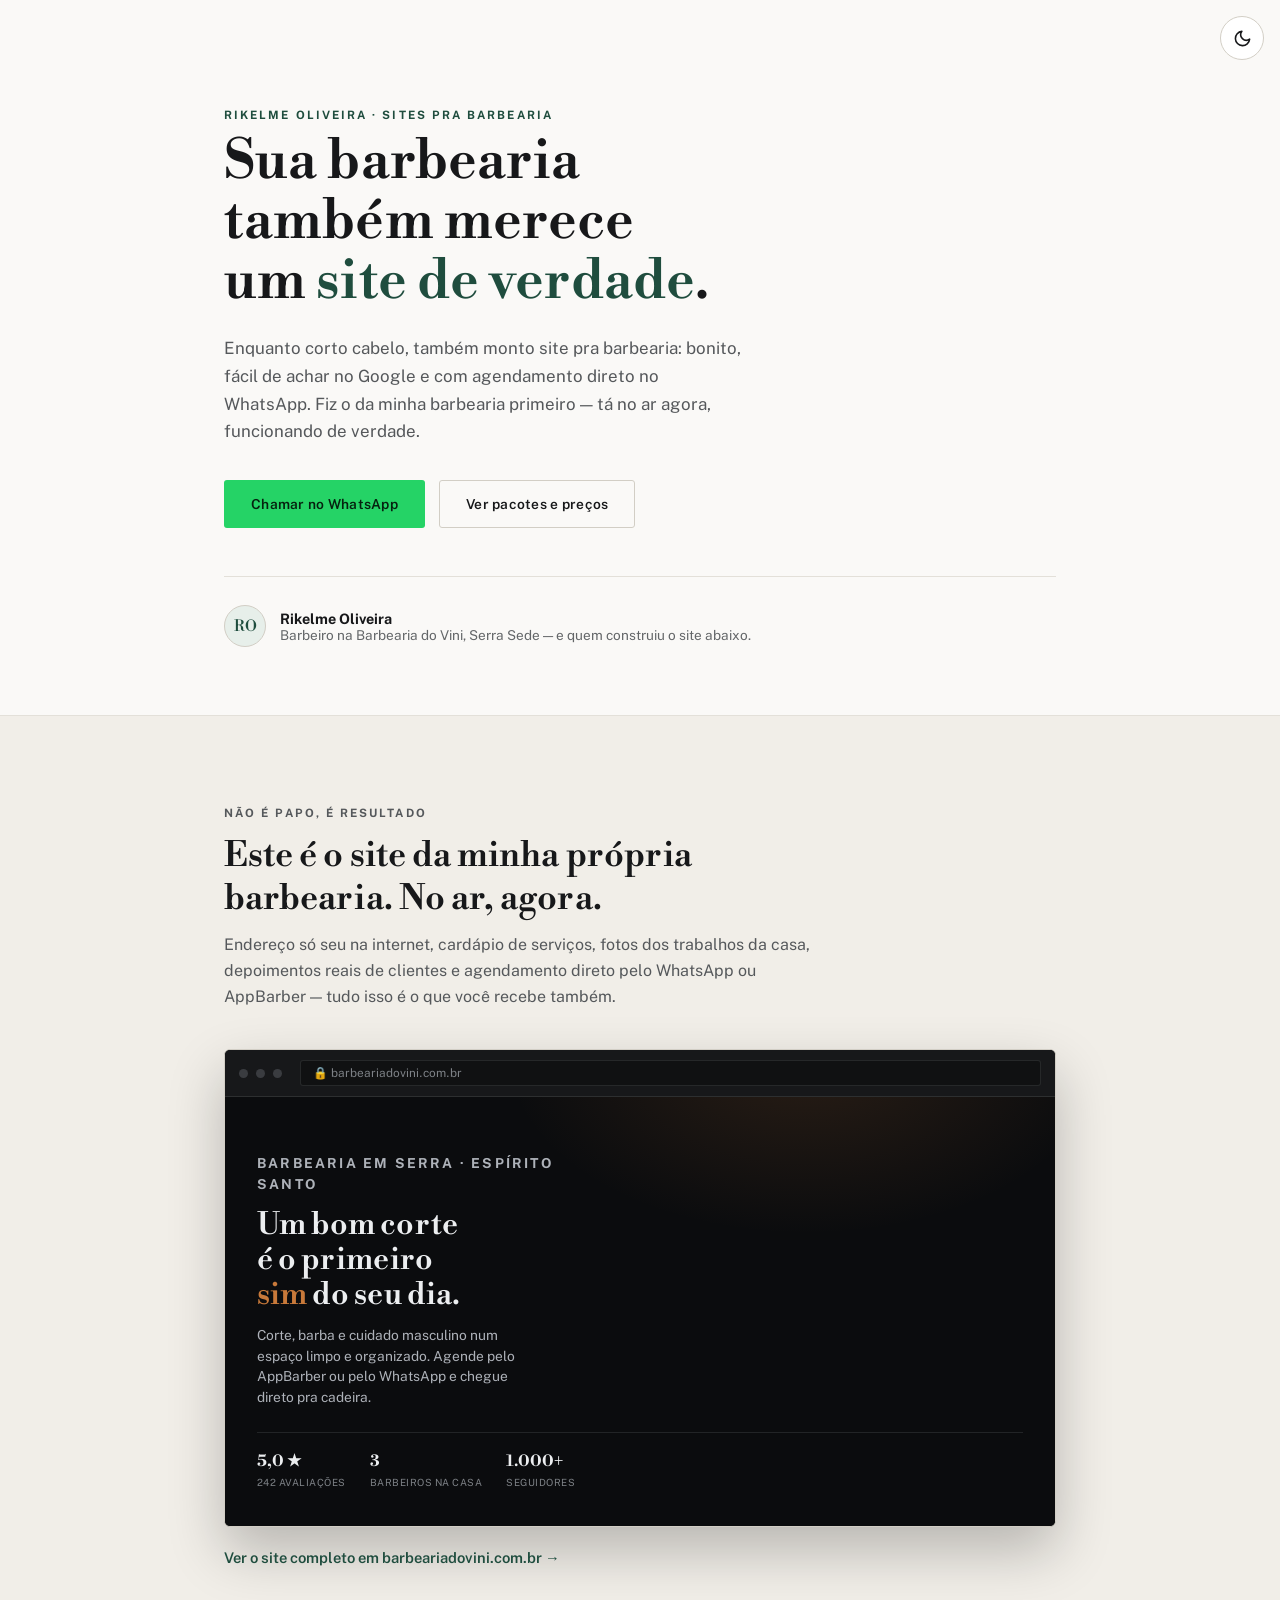
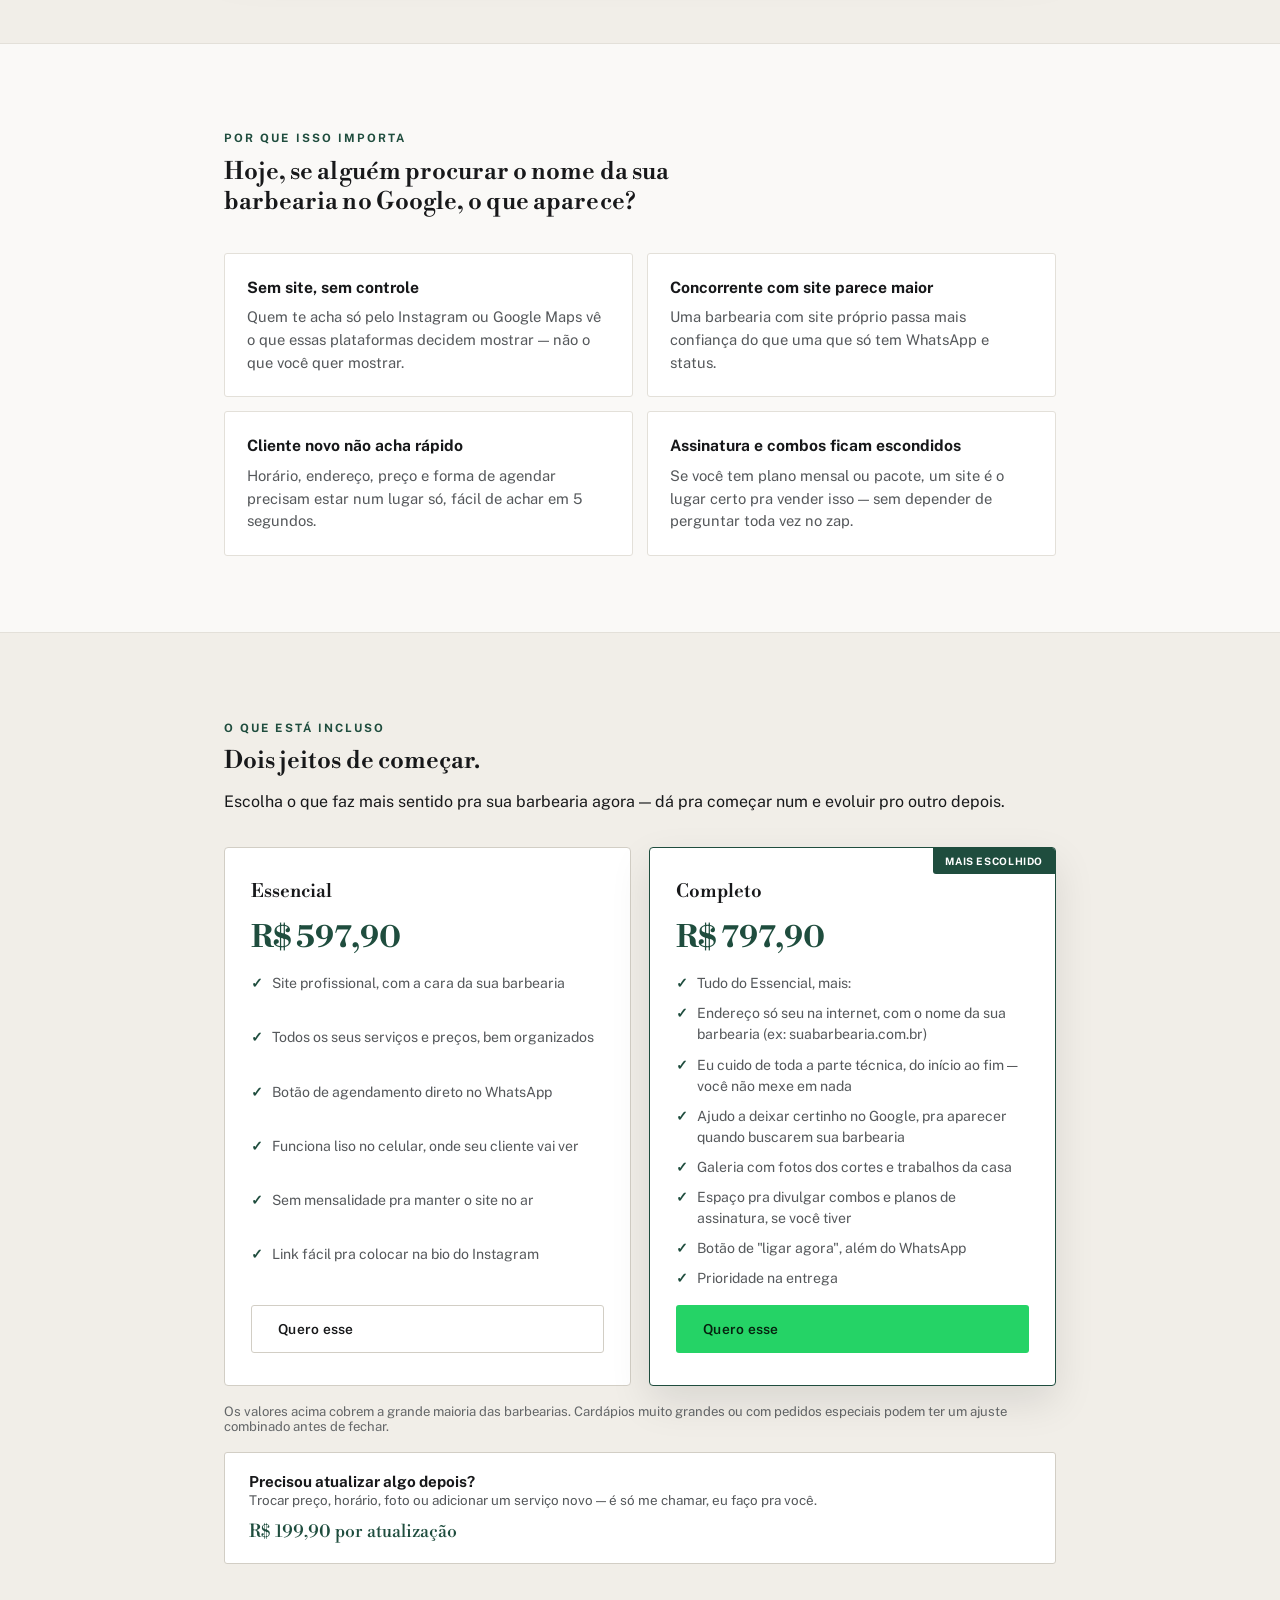
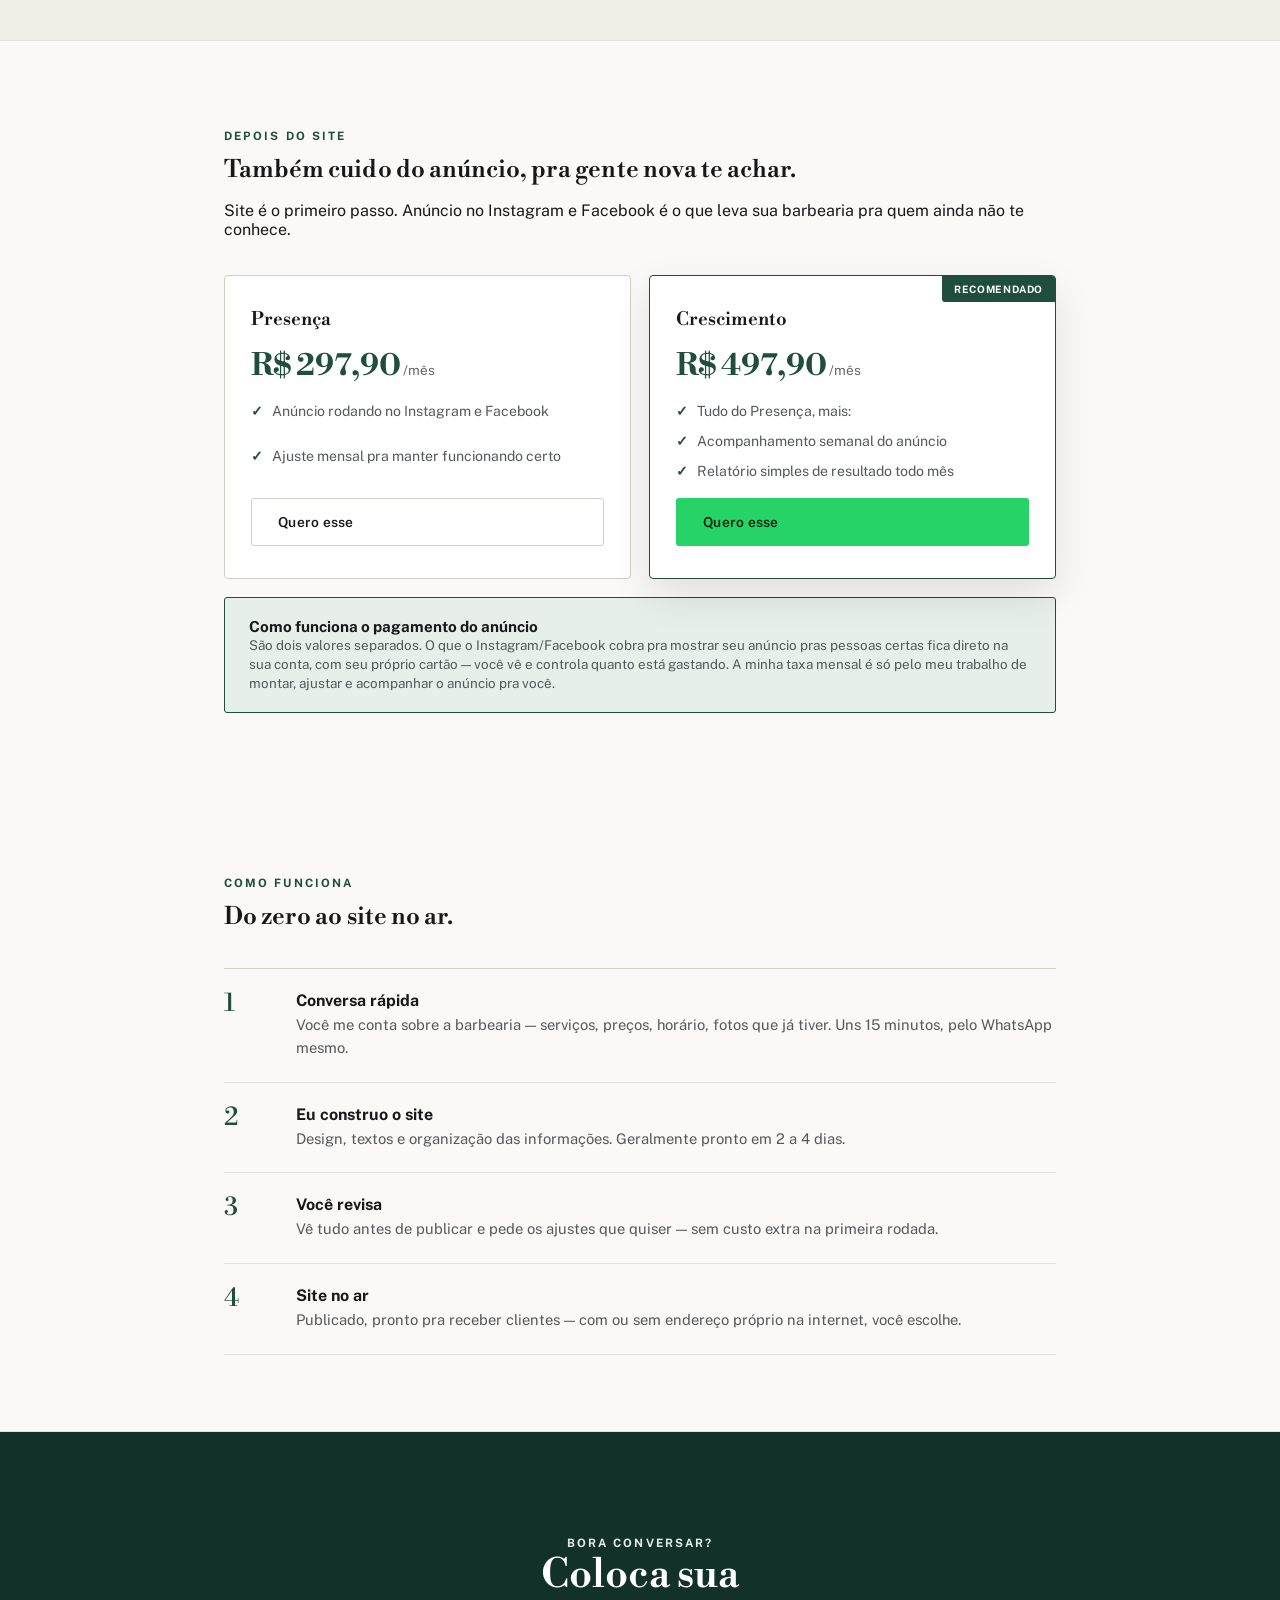
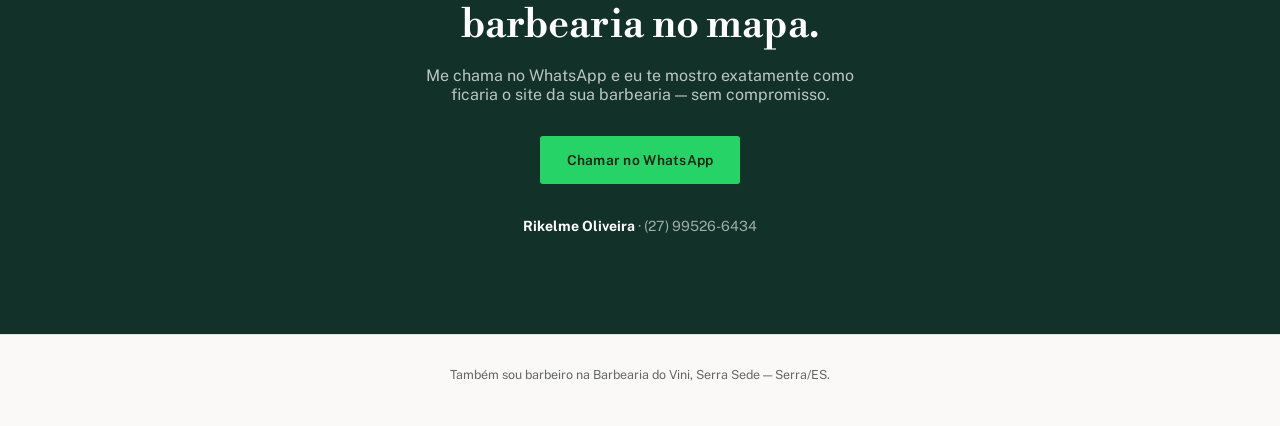
<file: parceiros/index.html>
<!doctype html>
<html lang="pt-BR">
<head>
  <meta charset="UTF-8">
  <meta name="viewport" content="width=device-width, initial-scale=1">
  <title>Site profissional pra sua barbearia — Rikelme Oliveira</title>
  <meta name="description" content="Faço site profissional pra barbearias e cuido do anúncio no Instagram e Facebook pra atrair gente nova. Veja pacotes, valores e um exemplo real no ar.">
  <meta name="robots" content="noindex, nofollow">
  <link rel="icon" type="image/svg+xml" href="../assets/img/favicon.svg">

  <meta property="og:type" content="website">
  <meta property="og:locale" content="pt_BR">
  <meta property="og:title" content="Site profissional pra sua barbearia — Rikelme Oliveira">
  <meta property="og:description" content="Faço site profissional pra barbearias e cuido do anúncio no Instagram e Facebook pra atrair gente nova. Veja pacotes, valores e um exemplo real no ar.">
  <meta name="twitter:card" content="summary">

  <script>
    (function(){
      try{
        var t = localStorage.getItem('theme');
        if (t === 'dark' || t === 'light') document.documentElement.setAttribute('data-theme', t);
      }catch(e){}
    })();
  </script>

  <link rel="preconnect" href="https://fonts.googleapis.com">
  <link rel="preconnect" href="https://fonts.gstatic.com" crossorigin>
  <link href="https://fonts.googleapis.com/css2?family=Libre+Bodoni:wght@400;500;600;700&family=Public+Sans:wght@300;400;500;600;700&display=swap" rel="stylesheet">

  <style>
    :root{
      /* whatsapp green: functional, only on WhatsApp actions — constant across themes */
      --wa:#25D366;
      --wa-deep:#1DA851;
      --wa-ink:#06210f;

      /* the mock preview keeps the REAL site's actual dark/copper brand, regardless of page theme */
      --mock-bg:#0B0C0E;
      --mock-chrome:#17181A;
      --mock-ink:#ECEEF0;
      --mock-soft:#AEB2B9;
      --mock-faint:#7D8186;
      --mock-ember:#C8793A;

      --font-display:'Libre Bodoni', Georgia, 'Times New Roman', serif;
      --font-body:'Public Sans', -apple-system, BlinkMacSystemFont, 'Segoe UI', Roboto, Helvetica, Arial, sans-serif;

      /* light theme (default) */
      --paper:#FAF9F7;
      --paper-2:#F1EEE8;
      --surface:#FFFFFF;
      --ink:#17181A;
      --ink-soft:#55585B;
      --ink-faint:#636668;
      --line:#E3E0D9;
      --line-strong:#D2CEC5;
      --pine:#1F4D3E;
      --pine-light:#E7EFEA;
      --on-pine:#FFFFFF;
      --cta-bg:#123128;
      --cta-text:#FFFFFF;
      --cta-text-soft:rgba(255,255,255,0.72);
      --cta-text-faint:rgba(255,255,255,0.6);
      --cta-eyebrow:#E7EFEA;
    }

    @media(prefers-color-scheme:dark){
      :root:not([data-theme="light"]){
        --paper:#121311;
        --paper-2:#1A1C19;
        --surface:#1E201D;
        --ink:#F2F0EA;
        --ink-soft:#B7BBB5;
        --ink-faint:#93968F;
        --line:rgba(242,240,234,0.1);
        --line-strong:rgba(242,240,234,0.2);
        --pine:#7FCDAA;
        --pine-light:rgba(127,205,170,0.14);
        --on-pine:#0B140F;
        --cta-bg:#7FCDAA;
        --cta-text:#0B140F;
        --cta-text-soft:rgba(11,20,15,0.72);
        --cta-text-faint:rgba(11,20,15,0.68);
        --cta-eyebrow:#123128;
      }
    }
    :root[data-theme="dark"]{
      --paper:#121311;
      --paper-2:#1A1C19;
      --surface:#1E201D;
      --ink:#F2F0EA;
      --ink-soft:#B7BBB5;
      --ink-faint:#93968F;
      --line:rgba(242,240,234,0.1);
      --line-strong:rgba(242,240,234,0.2);
      --pine:#7FCDAA;
      --pine-light:rgba(127,205,170,0.14);
      --on-pine:#0B140F;
      --cta-bg:#7FCDAA;
      --cta-text:#0B140F;
      --cta-text-soft:rgba(11,20,15,0.72);
      --cta-text-faint:rgba(11,20,15,0.68);
      --cta-eyebrow:#123128;
    }

    *{box-sizing:border-box;}
    html{scroll-behavior:smooth;}
    body{
      margin:0;
      background:var(--paper);
      color:var(--ink);
      font-family:var(--font-body);
      -webkit-font-smoothing:antialiased;
      overflow-x:hidden;
      transition:background-color .2s ease, color .2s ease;
    }
    img{max-width:100%;display:block;}
    h1,h2,h3{
      font-family:var(--font-display);
      font-weight:600;
      text-wrap:balance;
      margin:0;
      letter-spacing:0.002em;
    }
    a{color:inherit;}
    .wrap{max-width:880px;margin:0 auto;padding:0 24px;}
    .eyebrow{
      font-size:0.72rem;letter-spacing:0.18em;text-transform:uppercase;
      color:var(--pine);font-weight:700;
    }
    section{padding:76px 0;}
    .divider{border:none;border-top:1px solid var(--line);margin:0;}

    :focus-visible{outline:2px solid var(--pine);outline-offset:3px;}

    .btn{
      display:inline-flex;align-items:center;gap:8px;
      padding:15px 26px;font-size:0.86rem;letter-spacing:0.02em;
      font-weight:600;text-decoration:none;white-space:nowrap;
      border:1px solid transparent;border-radius:3px;
      transition:transform .15s ease, box-shadow .15s ease, border-color .15s ease, color .15s ease, background-color .15s ease;
      cursor:pointer;
    }
    .btn-primary{background:var(--wa);color:var(--wa-ink);}
    .btn-primary:hover{background:var(--wa-deep);transform:translateY(-1px);box-shadow:0 10px 24px rgba(37,211,102,0.28);}
    .btn-ghost{border-color:var(--line-strong);color:var(--ink);}
    .btn-ghost:hover{border-color:var(--pine);color:var(--pine);}

    /* ---------- THEME TOGGLE ---------- */
    .theme-toggle{
      position:fixed;top:16px;right:16px;z-index:50;
      width:44px;height:44px;border-radius:50%;
      background:var(--surface);border:1px solid var(--line-strong);
      display:flex;align-items:center;justify-content:center;
      cursor:pointer;transition:border-color .15s ease, transform .15s ease;
    }
    .theme-toggle:hover{border-color:var(--pine);transform:translateY(-1px);}
    .theme-toggle svg{width:19px;height:19px;stroke:var(--ink);}
    .theme-toggle .icon-sun{display:none;}
    :root[data-theme="dark"] .theme-toggle .icon-moon{display:none;}
    :root[data-theme="dark"] .theme-toggle .icon-sun{display:block;}
    @media(prefers-color-scheme:dark){
      :root:not([data-theme="light"]) .theme-toggle .icon-moon{display:none;}
      :root:not([data-theme="light"]) .theme-toggle .icon-sun{display:block;}
    }

    /* ---------- HERO ---------- */
    .hero{padding:96px 0 68px;}
    .hero h1{
      font-size:clamp(2.2rem,5.2vw,3.4rem);
      line-height:1.1;
      color:var(--ink);
      max-width:16ch;
    }
    .hero h1 em{font-style:normal;color:var(--pine);}
    .hero p.sub{
      margin:22px 0 0;max-width:52ch;font-size:1.06rem;line-height:1.65;color:var(--ink-soft);
    }
    .hero-ctas{display:flex;gap:14px;flex-wrap:wrap;margin-top:34px;}
    .hero-foot{
      margin-top:48px;display:flex;align-items:center;gap:14px;
      padding-top:28px;border-top:1px solid var(--line);
      font-size:0.85rem;color:var(--ink-faint);
    }
    .hero-foot .avatar{
      width:42px;height:42px;flex:none;border-radius:50%;
      background:var(--pine-light);
      border:1px solid var(--line-strong);
      display:flex;align-items:center;justify-content:center;
      font-family:var(--font-display);color:var(--pine);font-size:0.95rem;
    }
    .hero-foot b{color:var(--ink);display:block;font-size:0.9rem;}

    /* ---------- PROVA (mockup do site real) ---------- */
    .proof{background:var(--paper-2);border-top:1px solid var(--line);border-bottom:1px solid var(--line);}
    .proof .section-head{max-width:600px;margin-bottom:40px;}
    .proof h2{font-size:clamp(1.6rem,3vw,2.15rem);margin-top:10px;}
    .proof p{color:var(--ink-soft);margin-top:12px;line-height:1.6;}

    .browser-frame{
      border:1px solid var(--line-strong);
      background:var(--mock-bg);
      border-radius:6px;
      overflow:hidden;
      box-shadow:0 24px 56px rgba(0,0,0,0.24);
    }
    .browser-chrome{
      display:flex;align-items:center;gap:8px;
      padding:10px 14px;background:var(--mock-chrome);
      border-bottom:1px solid rgba(236,238,240,0.1);
    }
    .browser-chrome .dot{width:9px;height:9px;border-radius:50%;background:#3a3c40;}
    .browser-chrome .url{
      margin-left:10px;flex:1;
      background:#101112;border:1px solid rgba(236,238,240,0.1);border-radius:3px;
      padding:5px 12px;font-size:0.74rem;color:var(--mock-faint);
      font-variant-numeric:tabular-nums;
    }
    .mock-hero{
      padding:44px 32px 36px;
      background:
        radial-gradient(ellipse 500px 300px at 70% -10%, rgba(200,121,58,0.16), transparent 60%),
        var(--mock-bg);
    }
    .mock-eyebrow{
      font-size:0.62rem;letter-spacing:0.16em;text-transform:uppercase;
      color:var(--mock-ember);font-weight:700;
    }
    .mock-hero h3{
      font-family:var(--font-display);
      font-size:clamp(1.4rem,4vw,1.9rem);line-height:1.15;
      color:var(--mock-ink);margin-top:10px;max-width:16ch;
    }
    .mock-hero h3 em{font-style:normal;color:var(--mock-ember);}
    .mock-hero p{
      color:var(--mock-soft);font-size:0.86rem;margin-top:12px;max-width:34ch;line-height:1.5;
    }
    .mock-stats{
      display:flex;gap:24px;flex-wrap:wrap;margin-top:24px;
      padding-top:18px;border-top:1px solid rgba(236,238,240,0.1);
    }
    .mock-stats div b{
      display:block;font-family:var(--font-display);color:var(--mock-ink);font-size:1rem;
    }
    .mock-stats div span{font-size:0.62rem;letter-spacing:0.05em;text-transform:uppercase;color:var(--mock-faint);}
    .proof-link{
      display:inline-flex;align-items:center;gap:8px;margin-top:22px;
      color:var(--pine);text-decoration:none;font-size:0.92rem;font-weight:600;
    }
    .proof-link:hover{text-decoration:underline;}

    /* ---------- PROBLEMA ---------- */
    .problem-grid{
      display:grid;grid-template-columns:1fr 1fr;gap:14px;margin-top:36px;
    }
    .problem-card{
      border:1px solid var(--line);background:var(--surface);border-radius:3px;
      padding:22px 22px;
      font-size:0.92rem;color:var(--ink-soft);line-height:1.55;
    }
    .problem-card b{display:block;color:var(--ink);margin-bottom:6px;font-size:0.98rem;}
    @media(max-width:640px){.problem-grid{grid-template-columns:1fr;}}

    /* ---------- PACOTES ---------- */
    .packages{background:var(--paper-2);border-top:1px solid var(--line);border-bottom:1px solid var(--line);}
    .pkg-grid{display:grid;grid-template-columns:1fr 1fr;gap:18px;margin-top:36px;}
    .pkg-card{
      border:1px solid var(--line-strong);background:var(--surface);border-radius:4px;
      padding:32px 26px;display:flex;flex-direction:column;gap:16px;position:relative;
    }
    .pkg-card.featured{
      border-color:var(--pine);
      box-shadow:0 16px 40px rgba(0,0,0,0.1);
    }
    .pkg-badge{
      position:absolute;top:0;right:0;background:var(--pine);color:var(--on-pine);
      font-size:0.64rem;letter-spacing:0.06em;text-transform:uppercase;font-weight:700;
      padding:7px 12px;border-radius:0 3px 0 3px;
    }
    .pkg-card h3{font-size:1.15rem;color:var(--ink);}
    .pkg-price{display:flex;align-items:baseline;gap:2px;}
    .pkg-price b{font-family:var(--font-display);font-size:1.9rem;color:var(--pine);font-variant-numeric:tabular-nums;}
    .pkg-unit{color:var(--ink-faint);font-size:0.85rem;}
    .pkg-list{list-style:none;margin:0;padding:0;display:grid;gap:9px;flex:1;}
    .pkg-list li{display:flex;gap:9px;font-size:0.88rem;color:var(--ink-soft);line-height:1.5;}
    .pkg-list li::before{content:"✓";color:var(--pine);font-weight:700;flex:none;}
    @media(max-width:680px){.pkg-grid{grid-template-columns:1fr;}}

    .note{margin-top:18px;color:var(--ink-faint);font-size:0.82rem;}

    .addon{
      margin-top:18px;border:1px solid var(--line-strong);background:var(--surface);border-radius:3px;
      padding:20px 24px;
      display:flex;justify-content:space-between;align-items:center;flex-wrap:wrap;gap:12px;
    }
    .addon.highlight{background:var(--pine-light);border-color:var(--pine);}
    .addon b{color:var(--ink);display:block;font-size:0.95rem;}
    .addon span{color:var(--ink-soft);font-size:0.84rem;}
    .addon .amt{font-family:var(--font-display);color:var(--pine);font-size:1.1rem;white-space:nowrap;}

    /* ---------- PROCESSO ---------- */
    .steps{display:grid;gap:0;margin-top:36px;border-top:1px solid var(--line-strong);}
    .step{
      display:grid;grid-template-columns:52px 1fr;gap:20px;
      padding:22px 0;border-bottom:1px solid var(--line);
    }
    .step .n{
      font-family:var(--font-display);font-size:1.6rem;color:var(--pine);
      font-variant-numeric:tabular-nums;line-height:1;
    }
    .step b{display:block;color:var(--ink);font-size:1rem;margin-bottom:4px;}
    .step span{color:var(--ink-soft);font-size:0.92rem;line-height:1.55;}

    /* ---------- CTA FINAL ---------- */
    .cta-band{
      background:var(--cta-bg);
      border-top:1px solid var(--line);text-align:center;padding:88px 24px 100px;
      transition:background-color .2s ease;
    }
    .cta-band .eyebrow{color:var(--cta-eyebrow);}
    .cta-band h2{font-size:clamp(1.8rem,3.6vw,2.5rem);max-width:16ch;margin:0 auto;color:var(--cta-text);}
    .cta-band p{color:var(--cta-text-soft);margin:16px auto 0;max-width:44ch;}
    .cta-band .hero-ctas{justify-content:center;margin-top:32px;}
    .cta-band .cta-contact{
      margin-top:34px;font-size:0.88rem;color:var(--cta-text-faint);
    }
    .cta-contact b{color:var(--cta-text);}

    footer{padding:32px 24px 44px;text-align:center;font-size:0.78rem;color:var(--ink-faint);border-top:1px solid var(--line);}

    @media(max-width:640px){
      section{padding:56px 0;}
      .hero{padding:72px 0 48px;}
      .cta-band{padding:64px 24px 76px;}
    }

    @media(prefers-reduced-motion:reduce){*{transition:none !important;}}
  </style>
</head>
<body>

<button class="theme-toggle" id="themeToggle" type="button" aria-pressed="false" aria-label="Mudar pra modo escuro">
  <svg class="icon-moon" viewBox="0 0 24 24" fill="none" stroke-width="2" stroke-linecap="round" stroke-linejoin="round"><path d="M21 12.79A9 9 0 1 1 11.21 3 7 7 0 0 0 21 12.79z"/></svg>
  <svg class="icon-sun" viewBox="0 0 24 24" fill="none" stroke-width="2" stroke-linecap="round" stroke-linejoin="round"><circle cx="12" cy="12" r="4"/><path d="M12 2v2M12 20v2M4.93 4.93l1.41 1.41M17.66 17.66l1.41 1.41M2 12h2M20 12h2M4.93 19.07l1.41-1.41M17.66 6.34l1.41-1.41"/></svg>
</button>

<div class="hero">
  <div class="wrap">
    <p class="eyebrow">Rikelme Oliveira · Sites pra barbearia</p>
    <h1>Sua barbearia também merece um <em>site de verdade</em>.</h1>
    <p class="sub">Enquanto corto cabelo, também monto site pra barbearia: bonito, fácil de achar no Google e com agendamento direto no WhatsApp. Fiz o da minha barbearia primeiro — tá no ar agora, funcionando de verdade.</p>
    <div class="hero-ctas">
      <a class="btn btn-primary" href="https://wa.me/5527995266434?text=Oi%20Rikelme%2C%20vi%20a%20proposta%20de%20site%20e%20quero%20saber%20mais" target="_blank" rel="noopener">Chamar no WhatsApp</a>
      <a class="btn btn-ghost" href="#pacotes">Ver pacotes e preços</a>
    </div>
    <div class="hero-foot">
      <div class="avatar">RO</div>
      <div>
        <b>Rikelme Oliveira</b>
        Barbeiro na Barbearia do Vini, Serra Sede — e quem construiu o site abaixo.
      </div>
    </div>
  </div>
</div>

<section class="proof">
  <div class="wrap">
    <div class="section-head">
      <p class="eyebrow">Não é papo, é resultado</p>
      <h2>Este é o site da minha própria barbearia. No ar, agora.</h2>
      <p>Endereço só seu na internet, cardápio de serviços, fotos dos trabalhos da casa, depoimentos reais de clientes e agendamento direto pelo WhatsApp ou AppBarber — tudo isso é o que você recebe também.</p>
    </div>

    <div class="browser-frame">
      <div class="browser-chrome">
        <span class="dot"></span><span class="dot"></span><span class="dot"></span>
        <span class="url">🔒 barbeariadovini.com.br</span>
      </div>
      <div class="mock-hero">
        <p class="mock-eyebrow">Barbearia em Serra · Espírito Santo</p>
        <h3>Um bom corte é o primeiro <em>sim</em> do seu dia.</h3>
        <p>Corte, barba e cuidado masculino num espaço limpo e organizado. Agende pelo AppBarber ou pelo WhatsApp e chegue direto pra cadeira.</p>
        <div class="mock-stats">
          <div><b>5,0 ★</b><span>242 avaliações</span></div>
          <div><b>3</b><span>barbeiros na casa</span></div>
          <div><b>1.000+</b><span>seguidores</span></div>
        </div>
      </div>
    </div>

    <a class="proof-link" href="https://barbeariadovini.com.br" target="_blank" rel="noopener">Ver o site completo em barbeariadovini.com.br →</a>
  </div>
</section>

<section>
  <div class="wrap">
    <div class="section-head">
      <p class="eyebrow">Por que isso importa</p>
      <h2>Hoje, se alguém procurar o nome da sua barbearia no Google, o que aparece?</h2>
    </div>
    <div class="problem-grid">
      <div class="problem-card">
        <b>Sem site, sem controle</b>
        Quem te acha só pelo Instagram ou Google Maps vê o que essas plataformas decidem mostrar — não o que você quer mostrar.
      </div>
      <div class="problem-card">
        <b>Concorrente com site parece maior</b>
        Uma barbearia com site próprio passa mais confiança do que uma que só tem WhatsApp e status.
      </div>
      <div class="problem-card">
        <b>Cliente novo não acha rápido</b>
        Horário, endereço, preço e forma de agendar precisam estar num lugar só, fácil de achar em 5 segundos.
      </div>
      <div class="problem-card">
        <b>Assinatura e combos ficam escondidos</b>
        Se você tem plano mensal ou pacote, um site é o lugar certo pra vender isso — sem depender de perguntar toda vez no zap.
      </div>
    </div>
  </div>
</section>

<section class="packages" id="pacotes">
  <div class="wrap">
    <div class="section-head">
      <p class="eyebrow">O que está incluso</p>
      <h2>Dois jeitos de começar.</h2>
      <p>Escolha o que faz mais sentido pra sua barbearia agora — dá pra começar num e evoluir pro outro depois.</p>
    </div>

    <div class="pkg-grid">
      <div class="pkg-card">
        <h3>Essencial</h3>
        <div class="pkg-price"><b>R$ 597,90</b></div>
        <ul class="pkg-list">
          <li>Site profissional, com a cara da sua barbearia</li>
          <li>Todos os seus serviços e preços, bem organizados</li>
          <li>Botão de agendamento direto no WhatsApp</li>
          <li>Funciona liso no celular, onde seu cliente vai ver</li>
          <li>Sem mensalidade pra manter o site no ar</li>
          <li>Link fácil pra colocar na bio do Instagram</li>
        </ul>
        <a class="btn btn-ghost" href="https://wa.me/5527995266434?text=Oi%20Rikelme%2C%20tenho%20interesse%20no%20pacote%20Essencial" target="_blank" rel="noopener">Quero esse</a>
      </div>

      <div class="pkg-card featured">
        <span class="pkg-badge">Mais escolhido</span>
        <h3>Completo</h3>
        <div class="pkg-price"><b>R$ 797,90</b></div>
        <ul class="pkg-list">
          <li>Tudo do Essencial, mais:</li>
          <li>Endereço só seu na internet, com o nome da sua barbearia (ex: suabarbearia.com.br)</li>
          <li>Eu cuido de toda a parte técnica, do início ao fim — você não mexe em nada</li>
          <li>Ajudo a deixar certinho no Google, pra aparecer quando buscarem sua barbearia</li>
          <li>Galeria com fotos dos cortes e trabalhos da casa</li>
          <li>Espaço pra divulgar combos e planos de assinatura, se você tiver</li>
          <li>Botão de "ligar agora", além do WhatsApp</li>
          <li>Prioridade na entrega</li>
        </ul>
        <a class="btn btn-primary" href="https://wa.me/5527995266434?text=Oi%20Rikelme%2C%20tenho%20interesse%20no%20pacote%20Completo" target="_blank" rel="noopener">Quero esse</a>
      </div>
    </div>

    <p class="note">Os valores acima cobrem a grande maioria das barbearias. Cardápios muito grandes ou com pedidos especiais podem ter um ajuste combinado antes de fechar.</p>

    <div class="addon">
      <div>
        <b>Precisou atualizar algo depois?</b>
        <span>Trocar preço, horário, foto ou adicionar um serviço novo — é só me chamar, eu faço pra você.</span>
      </div>
      <div class="amt">R$ 199,90 por atualização</div>
    </div>
  </div>
</section>

<section id="trafego">
  <div class="wrap">
    <div class="section-head">
      <p class="eyebrow">Depois do site</p>
      <h2>Também cuido do anúncio, pra gente nova te achar.</h2>
      <p>Site é o primeiro passo. Anúncio no Instagram e Facebook é o que leva sua barbearia pra quem ainda não te conhece.</p>
    </div>

    <div class="pkg-grid">
      <div class="pkg-card">
        <h3>Presença</h3>
        <div class="pkg-price"><b>R$ 297,90</b><span class="pkg-unit">/mês</span></div>
        <ul class="pkg-list">
          <li>Anúncio rodando no Instagram e Facebook</li>
          <li>Ajuste mensal pra manter funcionando certo</li>
        </ul>
        <a class="btn btn-ghost" href="https://wa.me/5527995266434?text=Oi%20Rikelme%2C%20tenho%20interesse%20no%20plano%20Presen%C3%A7a%20de%20an%C3%BAncio" target="_blank" rel="noopener">Quero esse</a>
      </div>

      <div class="pkg-card featured">
        <span class="pkg-badge">Recomendado</span>
        <h3>Crescimento</h3>
        <div class="pkg-price"><b>R$ 497,90</b><span class="pkg-unit">/mês</span></div>
        <ul class="pkg-list">
          <li>Tudo do Presença, mais:</li>
          <li>Acompanhamento semanal do anúncio</li>
          <li>Relatório simples de resultado todo mês</li>
        </ul>
        <a class="btn btn-primary" href="https://wa.me/5527995266434?text=Oi%20Rikelme%2C%20tenho%20interesse%20no%20plano%20Crescimento%20de%20an%C3%BAncio" target="_blank" rel="noopener">Quero esse</a>
      </div>
    </div>

    <div class="addon highlight">
      <div>
        <b>Como funciona o pagamento do anúncio</b>
        <span>São dois valores separados. O que o Instagram/Facebook cobra pra mostrar seu anúncio pras pessoas certas fica direto na sua conta, com seu próprio cartão — você vê e controla quanto está gastando. A minha taxa mensal é só pelo meu trabalho de montar, ajustar e acompanhar o anúncio pra você.</span>
      </div>
    </div>
  </div>
</section>

<section>
  <div class="wrap">
    <div class="section-head">
      <p class="eyebrow">Como funciona</p>
      <h2>Do zero ao site no ar.</h2>
    </div>
    <div class="steps">
      <div class="step">
        <div class="n">1</div>
        <div>
          <b>Conversa rápida</b>
          <span>Você me conta sobre a barbearia — serviços, preços, horário, fotos que já tiver. Uns 15 minutos, pelo WhatsApp mesmo.</span>
        </div>
      </div>
      <div class="step">
        <div class="n">2</div>
        <div>
          <b>Eu construo o site</b>
          <span>Design, textos e organização das informações. Geralmente pronto em 2 a 4 dias.</span>
        </div>
      </div>
      <div class="step">
        <div class="n">3</div>
        <div>
          <b>Você revisa</b>
          <span>Vê tudo antes de publicar e pede os ajustes que quiser — sem custo extra na primeira rodada.</span>
        </div>
      </div>
      <div class="step">
        <div class="n">4</div>
        <div>
          <b>Site no ar</b>
          <span>Publicado, pronto pra receber clientes — com ou sem endereço próprio na internet, você escolhe.</span>
        </div>
      </div>
    </div>
  </div>
</section>

<div class="cta-band">
  <p class="eyebrow">Bora conversar?</p>
  <h2>Coloca sua barbearia no mapa.</h2>
  <p>Me chama no WhatsApp e eu te mostro exatamente como ficaria o site da sua barbearia — sem compromisso.</p>
  <div class="hero-ctas">
    <a class="btn btn-primary" href="https://wa.me/5527995266434?text=Oi%20Rikelme%2C%20vi%20a%20proposta%20de%20site%20e%20quero%20saber%20mais" target="_blank" rel="noopener">Chamar no WhatsApp</a>
  </div>
  <p class="cta-contact"><b>Rikelme Oliveira</b> · (27) 99526-6434</p>
</div>

<footer>
  Também sou barbeiro na Barbearia do Vini, Serra Sede — Serra/ES.
</footer>

<script>
  (function(){
    var root = document.documentElement;
    var btn = document.getElementById('themeToggle');

    function currentTheme(){
      var attr = root.getAttribute('data-theme');
      if (attr) return attr;
      return window.matchMedia('(prefers-color-scheme: dark)').matches ? 'dark' : 'light';
    }
    function updateButton(){
      var isDark = currentTheme() === 'dark';
      btn.setAttribute('aria-pressed', String(isDark));
      btn.setAttribute('aria-label', isDark ? 'Mudar pra modo claro' : 'Mudar pra modo escuro');
    }
    btn.addEventListener('click', function(){
      var next = currentTheme() === 'dark' ? 'light' : 'dark';
      root.setAttribute('data-theme', next);
      try{ localStorage.setItem('theme', next); }catch(e){}
      updateButton();
    });
    updateButton();
  })();
</script>

</body>
</html>
</file>
